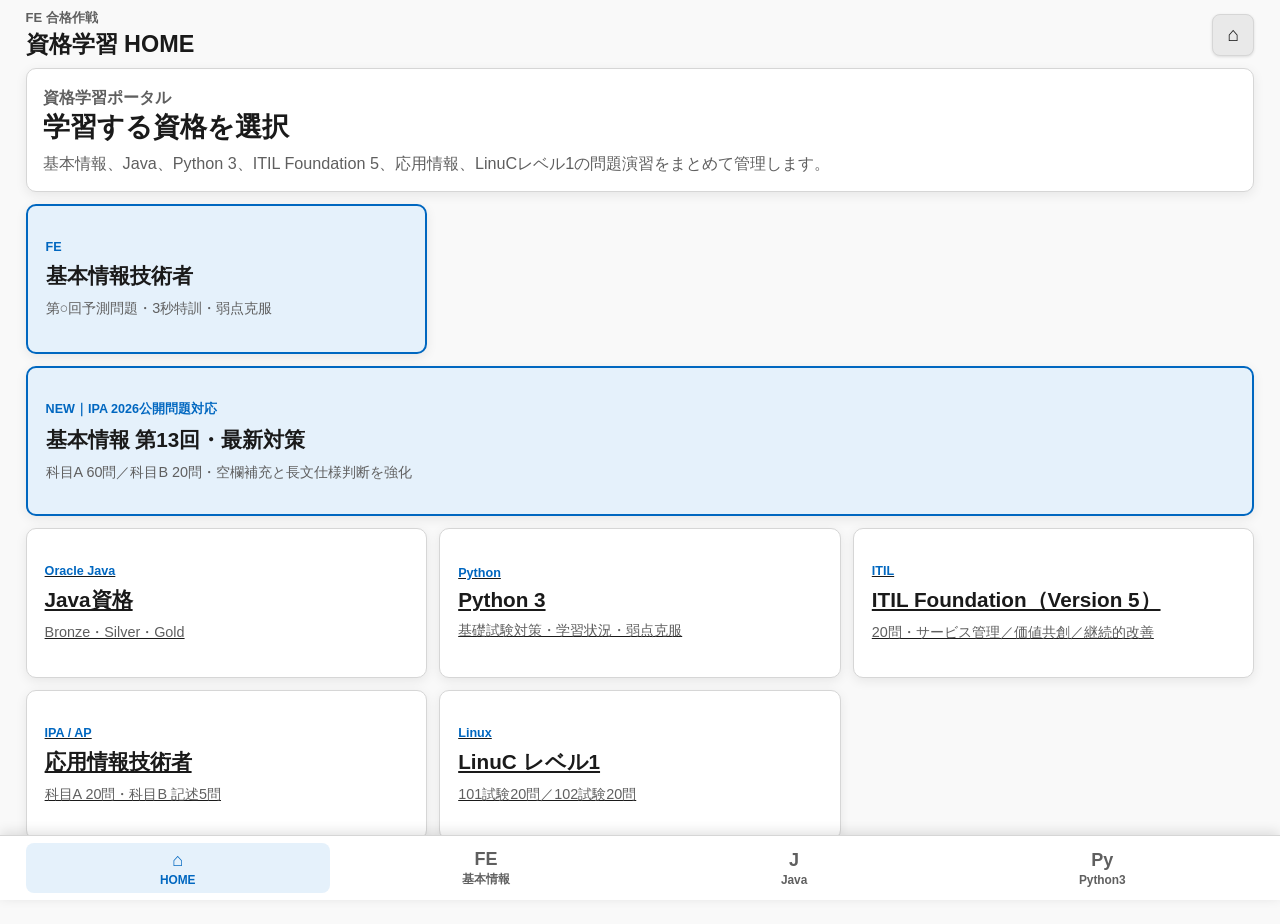
<file: index.html>
<!doctype html>
<html lang="ja">
<head>
  <meta charset="utf-8">
  <meta name="viewport" content="width=device-width,initial-scale=1,viewport-fit=cover">
  <meta name="theme-color" content="#0078d4">
  <meta name="apple-mobile-web-app-capable" content="yes">
  <meta name="apple-mobile-web-app-status-bar-style" content="black-translucent">
  <meta name="apple-mobile-web-app-title" content="FE合格作戦">
  <title>FE合格作戦 - 第12回予測問題</title>
  <link rel="stylesheet" href="./styles.css">
</head>
<body>
  <div class="app-shell">
    <header class="app-header">
      <div><p class="eyebrow">FE 合格作戦</p><h1 id="appTitle">学習メニュー</h1></div>
      <button id="homeBtn" class="icon-btn" type="button" aria-label="ホーム">⌂</button>
    </header>
    <main>
      <section id="homeView" class="home-view">
        <div class="hero-card">
          <p class="mode-kicker">資格学習ポータル</p>
          <h2>学習する資格を選択</h2>
          <p>基本情報、Java、Python 3、ITIL Foundation 5、応用情報、LinuCレベル1の問題演習をまとめて管理します。</p>
        </div>
        <div class="mode-grid category-grid">
          <button id="openFeMenuBtn" class="mode-card accent-card" type="button"><span class="mode-kicker">FE</span><strong>基本情報技術者</strong><span>第○回予測問題・3秒特訓・弱点克服</span></button>
          <a class="mode-card ipa-new-mode-card" href="./ipa_latest.html"><span class="mode-kicker">NEW｜IPA 2026公開問題対応</span><strong>基本情報 第13回・最新対策</strong><span>科目A 60問／科目B 20問・空欄補充と長文仕様判断を強化</span></a>
          <a class="mode-card python-mode-card" href="./java.html"><span class="mode-kicker">Oracle Java</span><strong>Java資格</strong><span>Bronze・Silver・Gold</span></a>
          <a class="mode-card python-mode-card" href="./python.html"><span class="mode-kicker">Python</span><strong>Python 3</strong><span>基礎試験対策・学習状況・弱点克服</span></a>
          <a class="mode-card python-mode-card" href="./cert_quiz.html?cert=itil5"><span class="mode-kicker">ITIL</span><strong>ITIL Foundation（Version 5）</strong><span>20問・サービス管理／価値共創／継続的改善</span></a>
          <a class="mode-card python-mode-card" href="./cert_quiz.html?cert=ap_a"><span class="mode-kicker">IPA / AP</span><strong>応用情報技術者</strong><span>科目A 20問・科目B 記述5問</span></a>
          <a class="mode-card python-mode-card" href="./cert_quiz.html?cert=linuc101"><span class="mode-kicker">Linux</span><strong>LinuC レベル1</strong><span>101試験20問／102試験20問</span></a>
        </div>
      </section>

      <section id="basicMenuView" class="home-view" hidden>
        <div class="hero-card">
          <h2>今日の学習</h2>
          <p>通常の予測問題と、科目A用語を反射的に答える「3秒特訓」を使い分けます。</p>
        </div>

        <div class="exam-settings stats-card">
          <h3>第12回 出題設定</h3>
          <p class="settings-help">出題数と分野を指定できます。設定変更時は演習を新規開始します。</p>
          <div class="exam-settings-row">
            <label for="feACount">科目A 出題数（1～60問）</label>
            <input id="feACount" type="number" inputmode="numeric" min="1" max="60" step="1" value="60">
          </div>
          <div class="exam-settings-row">
            <label for="feBCount">科目B 出題数（1～20問）</label>
            <input id="feBCount" type="number" inputmode="numeric" min="1" max="20" step="1" value="20">
          </div>
          <fieldset class="topic-settings">
            <legend>科目B 出題分野（複数選択可）</legend>
            <div id="feTopicChoices" class="topic-choice-grid"></div>
            <div class="topic-actions">
              <button id="feSelectAllTopicsBtn" class="secondary" type="button">全分野を選択</button>
              <button id="feClearAllTopicsBtn" class="secondary" type="button">選択を解除</button>
            </div>
          </fieldset>
          <p id="feExamPreview" class="exam-preview" aria-live="polite"></p>
        </div>
        <div class="mode-grid">
          <button id="startQuizBtn" class="mode-card" type="button">
            <span class="mode-kicker">本番対策</span>
            <strong>最終模試　第12回</strong>
            <span>科目A・Bの出題数／科目Bの分野を選択可能</span>
          </button>
          <button id="startDrillBtn" class="mode-card accent-card" type="button">
            <span class="mode-kicker">科目A 暗記</span>
            <strong>3秒特訓</strong>
            <span>20問・通常／逆転・即時判定・間隔反復</span>
          </button>
          <button id="startCramBtn" class="mode-card cram-mode-card" type="button">
            <span class="mode-kicker">試験前10分</span>
            <strong>本番直前チェック</strong>
            <span>重点8テーマ・答えを隠して確認・不安だけ再チェック</span>
          </button>
          <button id="startAPracticeBtn" class="mode-card" type="button">
            <span class="mode-kicker">科目A</span>
            <strong>科目A 集中特訓</strong>
            <span>選択した問題数だけを解く・採点可能</span>
          </button>
          <a class="mode-card ipa-new-mode-card" href="./ipa_latest.html"><span class="mode-kicker">NEW｜IPA 2026公開問題対応</span><strong>基本情報 第13回・最新対策</strong><span>科目A 60問／科目B 20問・空欄補充と長文仕様判断を強化</span></a>
          <button id="startBPracticeBtn" class="mode-card b-mode-card" type="button">
            <span class="mode-kicker">次回対策・最優先</span>
            <strong>科目B 実戦特訓</strong>
            <span>出題数・分野を選んで実戦演習</span>
          </button>
          <a class="mode-card reading-mode-card" href="./b_reading.html"><span class="mode-kicker">設問先読み／時間短縮</span><strong>科目B 読解特訓</strong><span>関数の役割判定・トレース表・理解／解答時間の分離計測・弱点別再出題</span></a>
          <button id="reviewLastMistakesBtn" class="mode-card" type="button"><span class="mode-kicker">復習</span><strong>前回の誤答解説</strong><span>直近の採点結果・第11回の間違いを見直す</span></button>
          <button id="openBGuideBtn" class="mode-card guide-mode-card" type="button">
            <span class="mode-kicker">読み方・計算の型</span>
            <strong>科目B 攻略表</strong>
            <span>問題の型から、使う式・表・追跡方法をすぐ選ぶ</span>
          </button>
        </div>
        <div class="stats-card">
          <h3>3秒特訓 学習状況</h3>
          <div class="stats-row"><span>累計回答</span><strong id="drillAttempts">0</strong></div>
          <div class="stats-row"><span>累計正解率</span><strong id="drillAccuracy">-</strong></div>
          <div class="stats-row"><span>今日の復習対象</span><strong id="drillDue">0</strong></div>
        </div>
      </section>

      <section id="quizView" hidden>
        <div class="exam-section-bar">
          <button id="sectionABtn" class="section-btn active" type="button">科目A<br><small>60問・90分</small></button>
          <button id="sectionBBtn" class="section-btn" type="button">科目B<br><small>20問・100分</small></button>
          <div class="exam-timer"><small>残り時間</small><strong id="examTimer">--:--</strong></div>
          <button id="resetExamTimerBtn" class="timer-reset" type="button">↺<small>時間リセット</small></button>
        </div>
        <div class="progress-row"><span id="counter"></span><span id="answeredCount"></span></div>
        <div class="progress"><div id="progressBar"></div></div>
        <article class="question-card">
          <div class="meta"><span id="sectionBadge" class="badge"></span><span id="categoryBadge" class="badge soft"></span><span id="importanceBadge" class="badge warn"></span></div>
          <h2 id="questionText"></h2>
          <div id="figureBlock" class="figure-block" hidden></div>
          <pre id="codeBlock" class="code-block" hidden></pre>
          <div id="options" class="options"></div>
          <label class="review-row"><input id="reviewFlag" type="checkbox"><span>あとで見直す</span></label>
        </article>
        <nav class="nav-row"><button id="prevBtn" class="secondary" type="button">← 前へ</button><button id="nextBtn" class="primary" type="button">次へ →</button></nav>
        <button id="submitBtn" class="submit" type="button">回答を提出</button>
      </section>

      <section id="drillView" hidden>
        <div class="progress-row"><span id="drillCounter"></span><span id="drillScore"></span></div>
        <div class="progress drill-progress"><div id="drillProgressBar"></div></div>
        <article class="question-card drill-card">
          <div class="meta"><span class="badge">科目A</span><span id="drillCategory" class="badge soft"></span><span id="drillTimer" class="timer-badge">3</span></div>
          <p id="drillDirection" class="drill-label">説明から用語を3秒で連想</p>
          <h2 id="drillPrompt" class="drill-prompt"></h2>
          <div id="drillOptions" class="options"></div>
          <div id="drillFeedback" class="feedback" hidden>
            <strong id="feedbackTitle"></strong>
            <p id="feedbackExplain"></p>
            <p id="feedbackContrast" class="contrast"></p>
            <div class="exam-example">
              <span class="exam-example-label">本番想定の問題文</span>
              <p id="feedbackExamQuestion"></p>
            </div>
          </div>
        </article>
        <button id="drillNextBtn" class="primary full" type="button" hidden>次の問題へ →</button>
        <button id="endDrillBtn" class="secondary full" type="button">特訓を終了</button>
      </section>

      <section id="drillResultView" class="result-view" hidden>
        <h2>3秒特訓 結果</h2>
        <div id="drillResultSummary" class="result-summary"></div>
        <button id="retryWrongBtn" class="primary full" type="button">間違えた問題を再特訓</button>
        <button id="drillHomeBtn" class="secondary full" type="button">学習メニューへ</button>
      </section>

      <section id="cramView" hidden>
        <div class="progress-row"><span id="cramCounter"></span><span id="cramStatus"></span></div>
        <div class="progress cram-progress"><div id="cramProgressBar"></div></div>
        <article class="question-card cram-card">
          <div class="meta"><span class="badge">本番直前</span><span id="cramCategory" class="badge soft"></span></div>
          <p class="cram-instruction">用語の違いと見分け方を、頭の中で説明してください。</p>
          <h2 id="cramTitle" class="cram-title"></h2>
          <button id="revealCramBtn" class="primary full" type="button">答えを見る</button>
          <div id="cramAnswer" class="cram-answer" hidden></div>
          <div id="cramJudge" class="cram-judge" hidden>
            <button id="cramUnsureBtn" class="secondary" type="button">△ 不安</button>
            <button id="cramKnownBtn" class="primary" type="button">○ 覚えた</button>
          </div>
        </article>
        <button id="endCramBtn" class="secondary full" type="button">直前チェックを終了</button>
      </section>

      <section id="cramResultView" class="result-view cram-result" hidden>
        <h2>本番直前チェック完了</h2>
        <div id="cramResultSummary" class="result-summary"></div>
        <div class="exam-tips"><strong>本番で迷ったとき</strong><p>① 問題文の目的語を確認　② 計算式を書き出す　③ 明らかに違う選択肢から消す</p></div>
        <button id="retryCramBtn" class="primary full" type="button">不安な項目だけ再確認</button>
        <button id="cramHomeBtn" class="secondary full" type="button">学習メニューへ</button>
      </section>

      <section id="resultView" class="result-view" hidden>
        <h2>最終模試 第12回 提出用回答</h2>
        <p>アプリ内で採点・誤答解説を確認できます。回答をコピーすればChatGPTによる追加分析も受けられます。</p>
        <button id="gradeExamBtn" class="primary full" type="button">この回答を採点する</button>
        <div id="gradeExamOutput" class="grading-output" hidden></div>
        <textarea id="resultText" readonly></textarea>
        <button id="copyBtn" class="primary full" type="button">回答をコピー</button>
        <button id="backBtn" class="secondary full" type="button">問題に戻る</button>
      </section>

      <section id="lastMistakesView" class="result-view" hidden>
        <h2 id="lastMistakesTitle">前回の誤答解説</h2>
        <div id="lastMistakesSummary" class="result-summary"></div>
        <div id="lastMistakesList" class="grading-output"></div>
        <button id="lastMistakesHomeBtn" class="secondary full" type="button">問題選択へ戻る</button>
      </section>
      <section id="overviewView" class="overview-view" hidden>
        <div class="overview-head"><h2>最終模試 第12回 問題一覧</h2><button id="closeOverviewBtn" class="icon-btn" type="button">✕</button></div>
        <div id="overviewGrid" class="overview-grid"></div>
      </section>
      <section id="statsView" class="stats-view" hidden>
        <div class="stats-card">
          <h2>学習状況</h2>
          <div class="stats-row"><span>累計回答</span><strong id="statsAttempts">0</strong></div>
          <div class="stats-row"><span>累計正解率</span><strong id="statsAccuracy">-</strong></div>
          <div class="stats-row"><span>今日の復習対象</span><strong id="statsDue">0</strong></div>
          <div class="stats-row"><span>出題方式</span><strong>通常 ⇄ 逆転</strong></div>
        </div>
      </section>
      <section id="weaknessView" class="stats-view" hidden>
        <div class="comparison-section">
          <div class="comparison-heading">
            <div>
              <p class="mode-kicker">科目A 弱点対策</p>
              <h2>間違いやすい用語比較</h2>
            </div>
            <span id="comparisonCount" class="comparison-count"></span>
          </div>
          <p class="comparison-lead">似た用語の違いを、意味・見分け方・覚え方で整理します。「重点」はこれまでの誤答を反映しています。</p>
          <div id="comparisonFilters" class="comparison-filters" aria-label="分野で絞り込み"></div>
          <div id="comparisonList" class="comparison-list"></div>
        </div>
      </section>
      <section id="bGuideView" class="b-guide-view" hidden>
        <div class="guide-hero">
          <p class="mode-kicker">科目B 時間不足対策</p>
          <h2>式を探す前に「型」を決める</h2>
          <p>科目Bは万能な一つの方程式では解けません。問題を次の型に分け、対応する小さな表や式だけを使います。</p>
        </div>
        <div class="guide-list">
          <article class="guide-card"><h3>複数関数・戻り値</h3><p class="guide-formula">入力 → 関数Aの戻り値 → 関数Bの戻り値</p><p>呼出し元から始めず、最初に実行される内側の関数から計算します。引数と戻り値を1行ずつ書き、変数名を混ぜないことが重要です。</p></article>
          <article class="guide-card"><h3>繰返し・配列</h3><p class="guide-formula">回数表：i｜更新前｜代入式｜更新後</p><p>全コードを頭で追わず、値が変わる変数だけを表にします。配列は変更された要素だけを書き換えます。</p></article>
          <article class="guide-card"><h3>再帰</h3><p class="guide-formula">f(n) = 基底条件 ／ 漸化式</p><p>まず終了条件の値を確定し、小さいnから順に表を埋めます。同じ計算を枝分かれ図で何度も追わないようにします。</p></article>
          <article class="guide-card"><h3>探索・整列</h3><p class="guide-formula">二分探索：mid = (low＋high) div 2</p><p>比較後は探索範囲が必ず狭くなるかを確認します。昇順か降順か、添字が0始まりか1始まりかを最初に囲みます。</p></article>
          <article class="guide-card"><h3>リスト・木</h3><p class="guide-formula">現在位置 p → next[p] → 次の位置</p><p>データ値とポインタを別の列にします。木の走査は「自分をいつ出力するか」で、行きがけ・途中・帰りがけを判定します。</p></article>
          <article class="guide-card"><h3>ビット演算</h3><p class="guide-formula">AND＝残す／OR＝立てる／XOR＝反転</p><p>10進数へ直さず、対象ビットだけ縦に並べます。左シフトは原則×2、右シフトは原則÷2として候補を絞れます。</p></article>
          <article class="guide-card"><h3>セキュリティ長文</h3><p class="guide-formula">資産｜脅威｜弱点｜対策｜担当者</p><p>先に設問の「誰が」「最初に」「直接」を読みます。本文では規則違反と担当範囲だけに線を引き、背景説明を全部暗記しません。</p></article>
          <article class="guide-card"><h3>時間配分</h3><p class="guide-formula">100分 ÷ 20問 = 平均5分</p><p>3分で解法が決まらなければ見直しへ。短い問題で時間を確保し、長文・複数関数へ戻ります。最後の10分は未回答をなくします。</p></article>
        </div>
        <button id="guidePracticeBtn" class="primary full" type="button">攻略法を使って科目Bを解く</button>
      </section>
    </main>
    <nav id="globalTabs" class="bottom-tabs four-tabs" aria-label="資格選択">
      <button id="tabAppHome" class="tab-btn active" type="button"><span>⌂</span><small>HOME</small></button>
      <button id="tabBasic" class="tab-btn" type="button"><span>FE</span><small>基本情報</small></button>
      <a class="tab-btn" href="./java.html"><span>J</span><small>Java</small></a>
      <a class="tab-btn" href="./python.html"><span>Py</span><small>Python3</small></a>
    </nav>
    <nav id="basicTabs" class="bottom-tabs four-tabs" aria-label="基本情報メニュー" hidden>
      <button id="tabBasicHome" class="tab-btn" type="button"><span>⌂</span><small>HOME</small></button>
      <button id="tabBasicMenu" class="tab-btn active" type="button"><span>✓</span><small>問題選択</small></button>
      <button id="tabBasicStats" class="tab-btn" type="button"><span>▥</span><small>学習状況</small></button>
      <button id="tabBasicWeakness" class="tab-btn" type="button"><span>!</span><small>弱点克服</small></button>
    </nav>
  </div>
  <script src="./terms.js"></script>
  <script src="./questions.js"></script>
  <script src="./round12_a.js"></script>
  <script src="./round12_b.js"></script>
  <script src="./round12_init.js"></script>
  <script src="./app.js"></script>
</body>
</html>
</file>
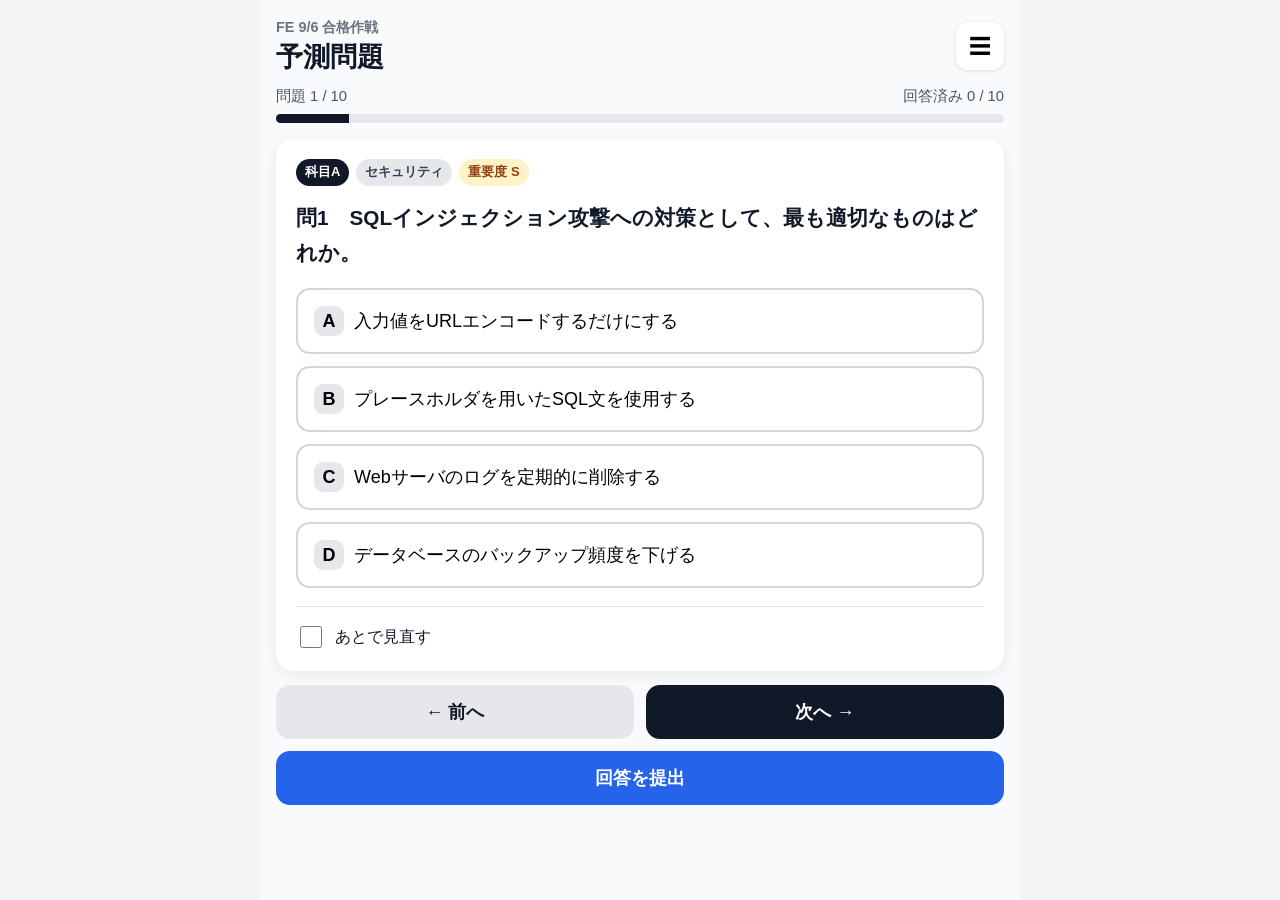
<file: fe-quiz-mobile/index.html>
<!doctype html><html lang="ja"><head><meta charset="utf-8"><meta name="viewport" content="width=device-width,initial-scale=1,viewport-fit=cover"><meta name="theme-color" content="#111827"><meta name="apple-mobile-web-app-capable" content="yes"><meta name="apple-mobile-web-app-status-bar-style" content="black-translucent"><meta name="apple-mobile-web-app-title" content="FE合格作戦"><title>FE 9/6 合格作戦</title><link rel="manifest" href="./manifest.webmanifest"><link rel="stylesheet" href="./styles.css"></head><body>
<div class="app-shell"><header class="app-header"><div><p class="eyebrow">FE 9/6 合格作戦</p><h1>予測問題</h1></div><button id="overviewBtn" class="icon-btn" type="button" aria-label="問題一覧">☰</button></header>
<main><section id="quizView"><div class="progress-row"><span id="counter"></span><span id="answeredCount"></span></div><div class="progress"><div id="progressBar"></div></div>
<article class="question-card"><div class="meta"><span id="sectionBadge" class="badge"></span><span id="categoryBadge" class="badge soft"></span><span id="importanceBadge" class="badge warn"></span></div><h2 id="questionText"></h2><pre id="codeBlock" class="code-block" hidden></pre><div id="options" class="options"></div><label class="review-row"><input id="reviewFlag" type="checkbox"><span>あとで見直す</span></label></article>
<nav class="nav-row"><button id="prevBtn" class="secondary" type="button">← 前へ</button><button id="nextBtn" class="primary" type="button">次へ →</button></nav><button id="submitBtn" class="submit" type="button">回答を提出</button></section>
<section id="resultView" class="result-view" hidden><h2>提出用回答</h2><p>下のテキストをコピーしてChatGPTへ貼り付けてください。正解はこのアプリには入っていません。</p><textarea id="resultText" readonly></textarea><button id="copyBtn" class="primary full" type="button">回答をコピー</button><button id="backBtn" class="secondary full" type="button">問題に戻る</button></section>
<section id="overviewView" class="overview-view" hidden><div class="overview-head"><h2>問題一覧</h2><button id="closeOverviewBtn" class="icon-btn" type="button">✕</button></div><div id="overviewGrid" class="overview-grid"></div></section></main></div>
<script src="./questions.js"></script><script src="./app.js"></script></body></html>
</file>
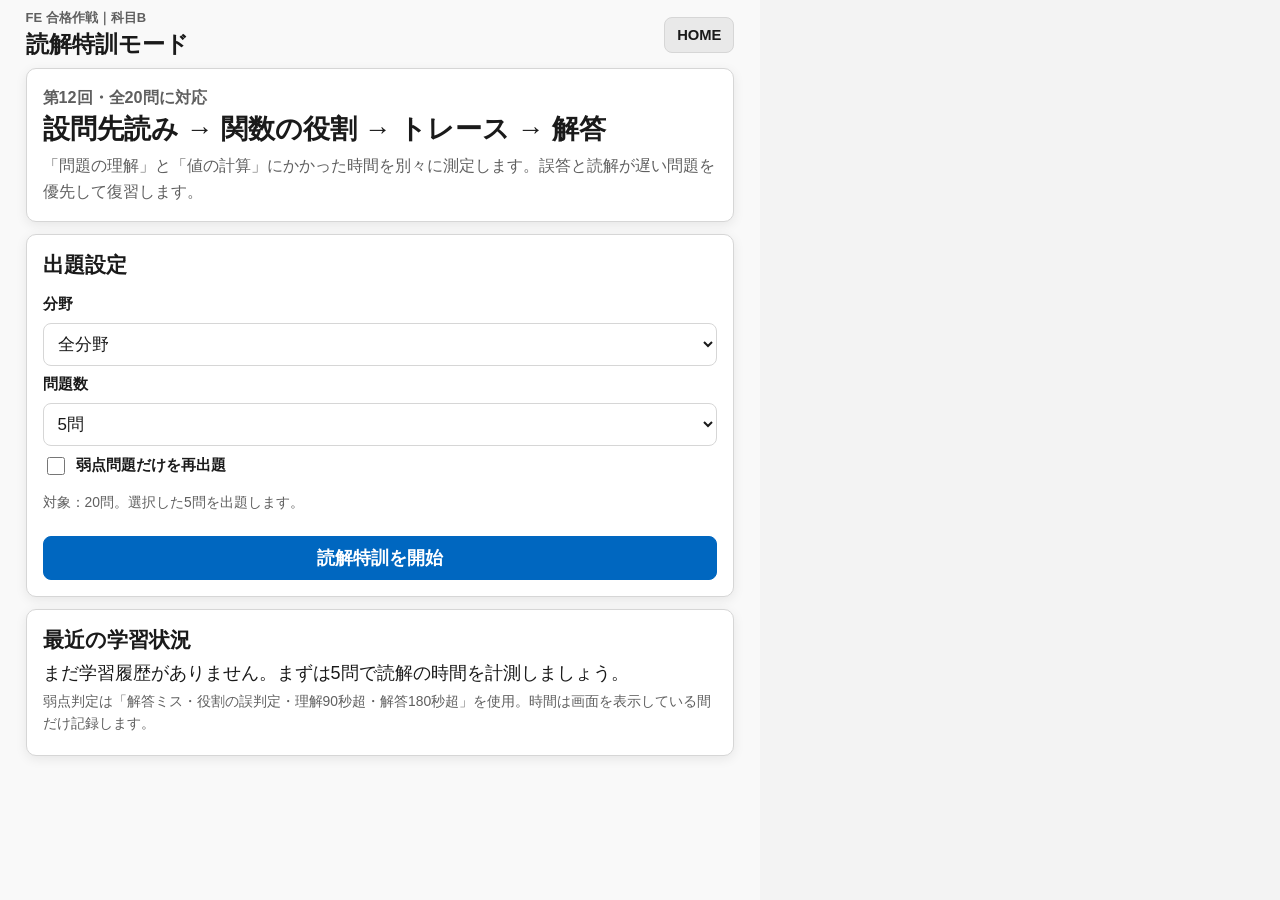
<file: b_reading.html>
<!doctype html>
<html lang="ja">
<head>
 <meta charset="utf-8">
 <meta name="viewport" content="width=device-width,initial-scale=1,viewport-fit=cover">
 <meta name="theme-color" content="#0078d4">
 <meta name="apple-mobile-web-app-capable" content="yes">
 <title>科目B 読解特訓 | FE合格作戦</title>
 <link rel="stylesheet" href="./styles.css">
 <link rel="stylesheet" href="./b_reading.css">
</head>
<body>
<div class="app-shell reading-shell">
 <header class="app-header">
  <div><p class="eyebrow">FE 合格作戦｜科目B</p><h1>読解特訓モード</h1></div>
  <a href="./index.html" class="reading-home-link">HOME</a>
 </header>
 <main>
  <section id="readingMenu" class="reading-screen">
   <div class="hero-card">
    <p class="mode-kicker">第12回・全20問に対応</p>
    <h2>設問先読み → 関数の役割 → トレース → 解答</h2>
    <p>「問題の理解」と「値の計算」にかかった時間を別々に測定します。誤答と読解が遅い問題を優先して復習します。</p>
   </div>
   <div class="stats-card reading-settings">
    <h3>出題設定</h3>
    <label for="readingCategory">分野</label>
    <select id="readingCategory"></select>
    <label for="readingCount">問題数</label>
    <select id="readingCount"></select>
    <label class="reading-check"><input id="readingWeakOnly" type="checkbox">弱点問題だけを再出題</label>
    <p id="readingMenuHint" class="reading-muted" aria-live="polite"></p>
    <button id="readingStartBtn" class="primary full" type="button">読解特訓を開始</button>
    <button id="readingResumeBtn" class="secondary full" type="button" hidden>前回の続きから再開</button>
    <button id="readingResetBtn" class="secondary full" type="button" hidden>保存中の演習を破棄する</button>
   </div>
   <div class="stats-card">
    <h3>最近の学習状況</h3>
    <div id="readingDashboard" aria-live="polite"></div>
    <p class="reading-muted">弱点判定は「解答ミス・役割の誤判定・理解90秒超・解答180秒超」を使用。時間は画面を表示している間だけ記録します。</p>
   </div>
  </section>
  <section id="readingDrill" class="reading-screen" hidden>
   <div class="reading-bar">
    <span id="readingProgress">第1問</span><span id="readingStep">設問先読み</span>
   </div>
   <div class="progress"><div id="readingProgressBar"></div></div>
   <div class="reading-clock" aria-live="off">
    <span>理解 <strong id="readingUnderstandTime">00:00</strong></span>
    <span>解答 <strong id="readingSolveTime">00:00</strong></span>
   </div>
   <article class="question-card reading-card">
    <div class="meta"><span class="badge">科目B</span><span id="readingTopic" class="badge soft"></span><span id="readingStageTag" class="badge warn"></span></div>
    <h2 id="readingQuestion"></h2>
    <p id="readingInstruction" class="reading-instruction"></p>
    <div id="readingCodeBox" hidden><pre id="readingCode" class="reading-code"></pre></div>
    <fieldset id="readingRoleBox" class="reading-field" hidden>
     <legend id="readingRoleTitle">この処理の役割は？</legend>
     <div id="readingRoleOptions" class="options"></div>
    </fieldset>
    <div id="readingTraceBox" hidden>
     <h3 id="readingTraceTitle">トレース表</h3>
     <p class="reading-muted">必要な値を自分で書き出す練習です。入力内容は正誤に影響しません。列は横スクロールせず、画面の縦方向に表示します。</p>
     <div id="readingTraceEditor" class="reading-trace-editor"></div>
     <button id="readingAddRowBtn" class="secondary reading-add" type="button">＋ 行を追加</button>
    </div>
    <fieldset id="readingAnswerBox" class="reading-field" hidden>
     <legend>最終的な解答を選ぶ</legend>
     <div id="readingAnswerOptions" class="options"></div>
    </fieldset>
   </article>
   <button id="readingNextBtn" class="primary full" type="button">プログラムを表示する</button>
   <button id="readingSkipBtn" class="secondary full" type="button">この問題を保留して次へ</button>
   <button id="readingBackBtn" class="secondary full" type="button">学習メニューへ（記録を保存）</button>
  </section>
  <section id="readingFeedback" class="reading-screen" hidden>
   <div class="stats-card">
    <h2 id="readingFeedbackTitle">解答・理解時間</h2>
    <div id="readingFeedbackSummary"></div>
   </div>
   <article class="question-card">
    <h3>処理の役割</h3>
    <p id="readingRoleFeedback"></p>
    <h3>参考トレース表</h3>
    <div id="readingTraceReference" class="reading-trace-reference"></div>
    <h3>解説・見分け方</h3>
    <p id="readingExplain"></p>
    <p id="readingHint"></p>
   </article>
   <button id="readingContinueBtn" class="primary full" type="button">次の問題へ</button>
   <button id="readingFeedbackHomeBtn" class="secondary full" type="button">学習メニューへ（記録を保存）</button>
  </section>
  <section id="readingResult" class="reading-screen" hidden>
   <div class="hero-card">
    <p class="mode-kicker">科目B 読解特訓・演習結果</p>
    <h2>理解と解答の時間を分けて分析</h2>
    <p>時間の長い分野と役割を誤認した問題を重点的に復習しましょう。</p>
   </div>
   <div id="readingResultSummary" class="stats-card"></div>
   <div id="readingWeaknessList" class="stats-card"></div>
   <button id="readingRetryBtn" class="primary full" type="button">今回の弱点だけ再出題</button>
   <button id="readingResultHomeBtn" class="secondary full" type="button">問題選択に戻る</button>
  </section>
 </main>
</div>
<script src="./round12_b.js"></script>
<script src="./b_reading_data.js"></script>
<script src="./b_reading.js"></script>
</body>
</html>
</file>
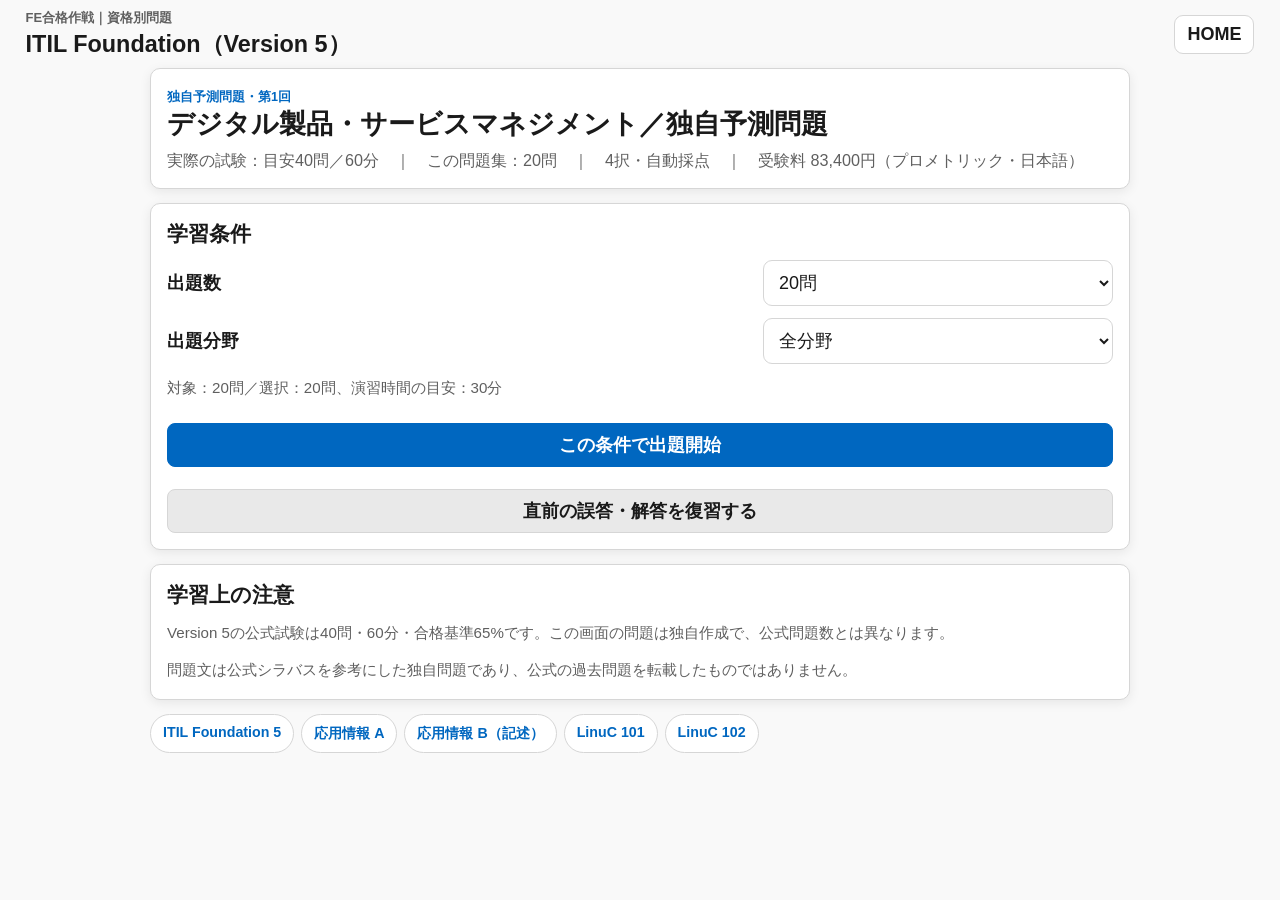
<file: cert_quiz.html>
<!doctype html>
<html lang="ja">
<head>
  <meta charset="utf-8">
  <meta name="viewport" content="width=device-width,initial-scale=1,viewport-fit=cover">
  <meta name="theme-color" content="#0078d4">
  <meta name="apple-mobile-web-app-capable" content="yes">
  <title>資格別予測問題 | FE合格作戦</title>
  <link rel="stylesheet" href="./styles.css">
  <link rel="stylesheet" href="./cert_quiz.css">
</head>
<body>
<div class="app-shell cert-shell">
<header class="app-header"><div><p class="eyebrow">FE合格作戦｜資格別問題</p><h1 id="certTitle">問題を準備しています</h1></div><a class="cert-home" href="./index.html">HOME</a></header>
<main>
<section id="certSetupView" class="cert-view">
  <div class="hero-card">
    <span class="mode-kicker" id="certTag">第1回オリジナル問題</span>
    <h2 id="certSubtitle"></h2>
    <p id="certOfficial"></p>
  </div>
  <div class="stats-card cert-form">
    <h3>学習条件</h3>
    <div class="cert-field"><label for="certCount">出題数</label><select id="certCount"></select></div>
    <div class="cert-field"><label for="certCategory">出題分野</label><select id="certCategory"></select></div>
    <p id="certPreview" class="cert-info" aria-live="polite"></p>
    <button id="certStartBtn" class="primary full" type="button">この条件で出題開始</button>
    <button id="certNewBtn" class="secondary full" type="button" hidden>保存中の回答を破棄して新しい問題を開始</button>
    <button id="certReviewBtn" class="secondary full" type="button">直前の誤答・解答を復習する</button>
  </div>
  <div class="stats-card cert-form">
    <h3>学習上の注意</h3>
    <p id="certNotice" class="cert-info"></p>
    <p class="cert-info">問題文は公式シラバスを参考にした独自問題であり、公式の過去問題を転載したものではありません。</p>
  </div>
  <div class="cert-links">
    <a href="./cert_quiz.html?cert=itil5">ITIL Foundation 5</a>
    <a href="./cert_quiz.html?cert=ap_a">応用情報 A</a>
    <a href="./cert_quiz.html?cert=ap_b">応用情報 B（記述）</a>
    <a href="./cert_quiz.html?cert=linuc101">LinuC 101</a>
    <a href="./cert_quiz.html?cert=linuc102">LinuC 102</a>
  </div>
</section>
<section id="certExamView" class="cert-view" hidden>
  <div class="cert-toolbar"><span id="certProgress"></span><span id="certTimer" role="timer"></span></div>
  <div class="cert-progress"><div id="certProgressBar"></div></div>
  <article class="question-card cert-question">
    <div class="meta"><span class="badge" id="certBadge">科目</span><span class="badge soft" id="certTopic">分野</span></div>
    <h2 id="certQuestionText"></h2>
    <div id="certAnswers" class="options" role="group" aria-label="選択肢"></div>
    <div id="certWritten" hidden>
      <label for="certWrittenAnswer">記述解答</label>
      <textarea id="certWrittenAnswer" rows="6" placeholder="根拠・計算式を含めて記入してください"></textarea>
      <p class="cert-info">記述式は模範解答と自己照合する方式です。自動採点しません。</p>
    </div>
  </article>
  <div class="cert-navigation">
    <button id="certPrevBtn" class="secondary" type="button">前の問題</button>
    <button id="certNextBtn" class="primary" type="button">次の問題</button>
  </div>
  <button id="certSubmitBtn" class="submit" type="button">回答を提出して結果を確認</button>
  <button id="certAbortBtn" class="secondary full" type="button">学習条件に戻る（入力は保存）</button>
</section>
<section id="certResultView" class="cert-view" hidden>
  <div class="stats-card">
    <h2 id="certResultTitle">学習結果</h2>
    <div id="certResultSummary"></div>
  </div>
  <div id="certWrongList" class="cert-wrong-list"></div>
  <button id="certRetryWrongBtn" class="primary full" type="button" hidden>間違えた問題だけ再出題</button>
  <button id="certResultHomeBtn" class="secondary full" type="button">学習条件へ戻る</button>
</section>
</main>
</div>
<script src="./cert_questions.js"></script>
<script src="./cert_quiz.js"></script>
</body>
</html>
</file>
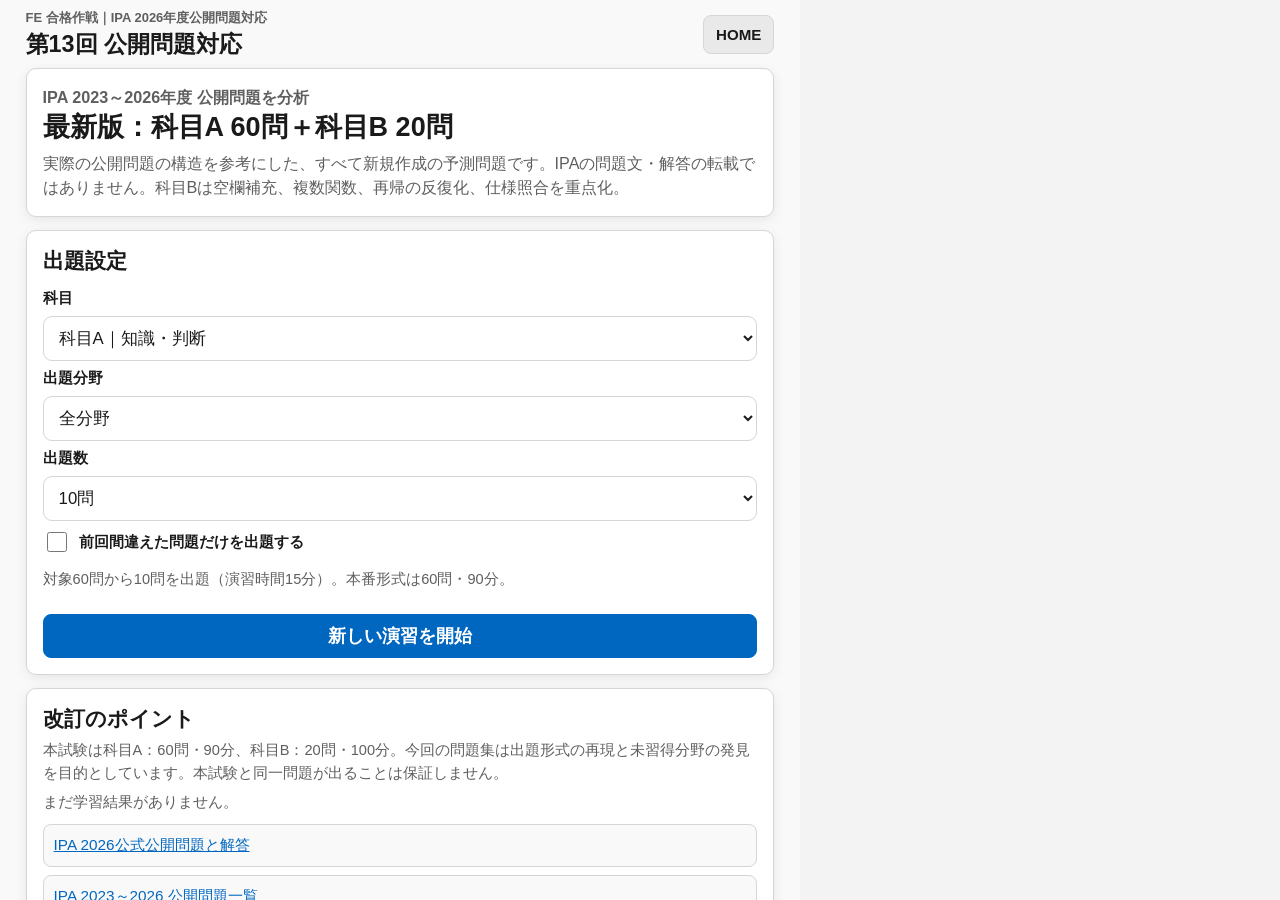
<file: ipa_latest.html>
<!doctype html>
<html lang="ja">
<head>
 <meta charset="utf-8">
 <meta name="viewport" content="width=device-width,initial-scale=1,viewport-fit=cover">
 <meta name="theme-color" content="#0078d4">
 <meta name="apple-mobile-web-app-capable" content="yes">
 <title>IPA最新公開問題対策 | FE合格作戦</title>
 <link rel="stylesheet" href="./styles.css">
 <link rel="stylesheet" href="./ipa_latest.css">
</head>
<body>
<div class="app-shell ipa-shell">
 <header class="app-header">
  <div><p class="eyebrow">FE 合格作戦｜IPA 2026年度公開問題対応</p><h1 id="ipaTitle">第13回 公開問題対応</h1></div>
  <a class="ipa-home-link" href="./index.html">HOME</a>
 </header>
 <main>
 <section id="ipaMenu" class="ipa-screen">
  <div class="hero-card">
   <p class="mode-kicker">IPA 2023～2026年度 公開問題を分析</p>
   <h2>最新版：科目A 60問＋科目B 20問</h2>
   <p>実際の公開問題の構造を参考にした、すべて新規作成の予測問題です。IPAの問題文・解答の転載ではありません。科目Bは空欄補充、複数関数、再帰の反復化、仕様照合を重点化。</p>
  </div>
  <div class="stats-card ipa-form">
   <h3>出題設定</h3>
   <label for="ipaSection">科目</label><select id="ipaSection"><option value="A">科目A｜知識・判断</option><option value="B">科目B｜プログラム・長文</option></select>
   <label for="ipaCategory">出題分野</label><select id="ipaCategory"></select>
   <label for="ipaCount">出題数</label><select id="ipaCount"></select>
   <label class="ipa-check"><input id="ipaWeakOnly" type="checkbox">前回間違えた問題だけを出題する</label>
   <p id="ipaPreview" class="ipa-muted" aria-live="polite"></p>
   <button id="ipaStartBtn" class="primary full" type="button">新しい演習を開始</button>
   <button id="ipaResumeBtn" class="secondary full" type="button" hidden>途中から再開する</button>
   <button id="ipaLastBtn" class="secondary full" type="button" hidden>前回の採点・解説を確認</button>
  </div>
  <div class="stats-card">
   <h3>改訂のポイント</h3>
   <p class="ipa-muted">本試験は科目A：60問・90分、科目B：20問・100分。今回の問題集は出題形式の再現と未習得分野の発見を目的としています。本試験と同一問題が出ることは保証しません。</p>
   <div id="ipaDashboard" class="ipa-muted"></div>
   <div class="ipa-source-links">
    <a href="https://www.ipa.go.jp/shiken/mondai-kaiotu/sg_fe/koukai/2026r08.html" target="_blank" rel="noopener noreferrer">IPA 2026公式公開問題と解答</a>
    <a href="https://www.ipa.go.jp/shiken/mondai-kaiotu/sg_fe/koukai/index.html" target="_blank" rel="noopener noreferrer">IPA 2023～2026 公開問題一覧</a>
    <a href="https://www.ipa.go.jp/shiken/syllabus/gaiyou.html" target="_blank" rel="noopener noreferrer">IPA 現行シラバス</a>
   </div>
   <p class="ipa-muted">注：2027年度開始予定の「新試験制度シラバス案」は、2026年度の現行試験とは区別しています。</p>
  </div>
 </section>
 <section id="ipaQuiz" class="ipa-screen" hidden>
  <div class="ipa-status"><strong id="ipaProgress"></strong><strong id="ipaClock" role="timer">--:--</strong></div>
  <div class="progress"><div id="ipaProgressBar"></div></div>
  <article class="question-card ipa-question-card">
   <div class="meta"><span id="ipaBadge" class="badge"></span><span id="ipaTopic" class="badge soft"></span><span id="ipaPattern" class="badge warn"></span></div>
   <h2 id="ipaPrompt"></h2>
   <pre id="ipaCode" class="ipa-code" hidden></pre>
   <div id="ipaOptions" class="options" aria-label="選択肢"></div>
   <p id="ipaAnswerState" class="ipa-muted" aria-live="polite"></p>
  </article>
  <div class="ipa-nav">
   <button id="ipaPrevBtn" class="secondary" type="button">前の問題</button>
   <button id="ipaNextBtn" class="primary" type="button">次の問題</button>
  </div>
  <button id="ipaFinishBtn" class="submit" type="button">採点・解説へ進む</button>
  <button id="ipaLeaveBtn" class="secondary full" type="button">中断して学習メニューへ</button>
 </section>
 <section id="ipaResult" class="ipa-screen" hidden>
  <div class="hero-card"><h2>採点と弱点分析</h2><p>同じ分野を復習し、選択肢の根拠を説明できるようにしましょう。</p></div>
  <div id="ipaResultSummary" class="stats-card"></div>
  <div class="stats-card"><h3>分野別の誤答</h3><div id="ipaWeakness"></div></div>
  <div class="stats-card"><h3>全問の正解・根拠・解説</h3><div id="ipaExplanations" class="ipa-explanations"></div></div>
  <button id="ipaRetryBtn" class="primary full" type="button">誤答だけ再演習</button>
  <button id="ipaResultMenuBtn" class="secondary full" type="button">問題選択へ戻る</button>
 </section>
 </main>
</div>
<script src="./ipa26_a.js"></script>
<script src="./ipa26_b.js"></script>
<script src="./ipa_latest.js"></script>
</body>
</html>
</file>
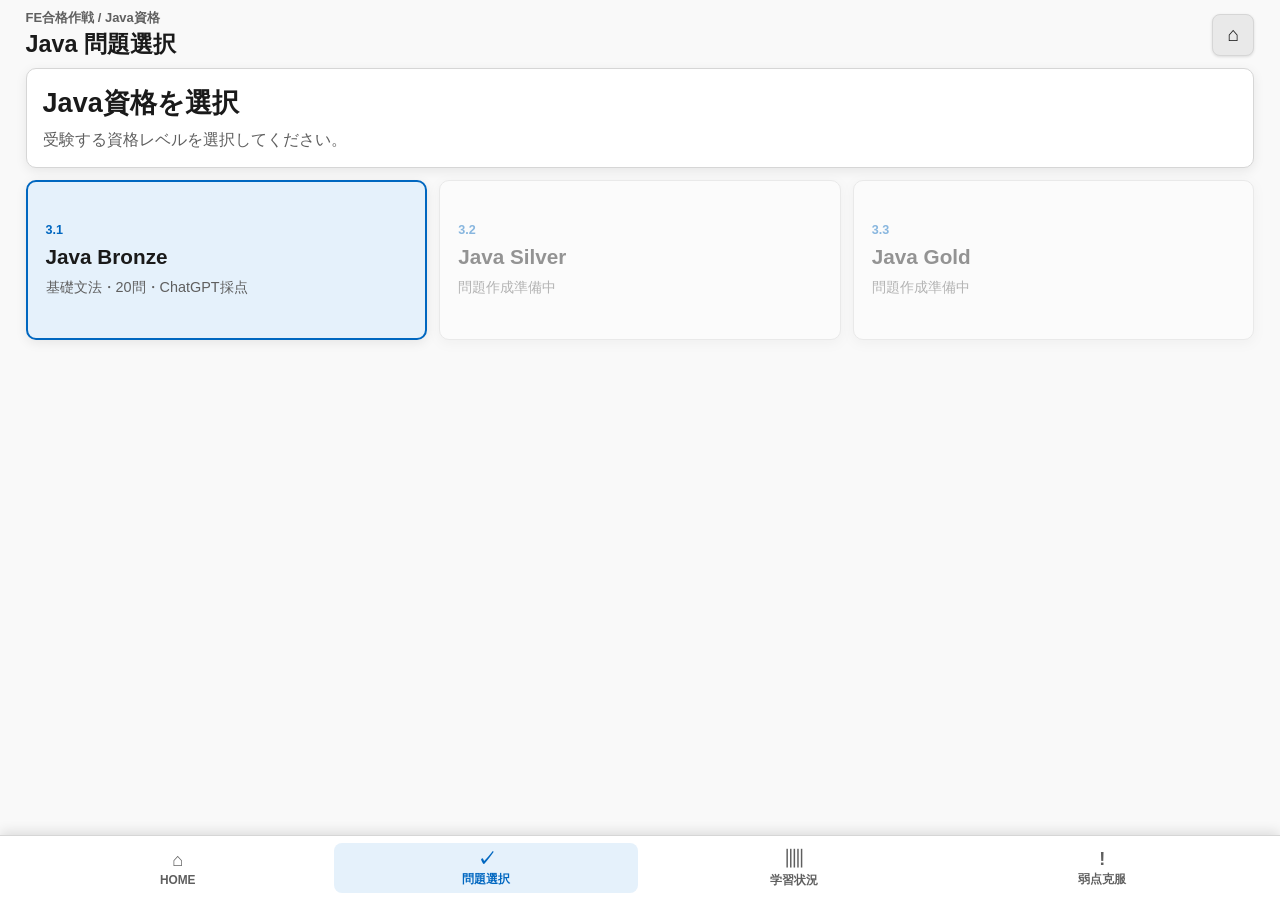
<file: java.html>
<!doctype html>
<html lang="ja">
<head><meta charset="utf-8"><meta name="viewport" content="width=device-width,initial-scale=1,viewport-fit=cover"><meta name="theme-color" content="#0078d4"><title>Java資格対策 | FE合格作戦</title><link rel="stylesheet" href="./styles.css"><link rel="stylesheet" href="./python.css"></head>
<body><div class="app-shell">
<header class="app-header"><div><p class="eyebrow">FE合格作戦 / Java資格</p><h1 id="qualTitle">Java 問題選択</h1></div><a class="icon-btn python-home" href="./index.html" aria-label="HOMEへ戻る">⌂</a></header>
<main>
  <section id="qualMenu" class="home-view"><div class="hero-card"><h2>Java資格を選択</h2><p>受験する資格レベルを選択してください。</p></div><div class="mode-grid qualification-grid"><button id="startBronze" class="mode-card accent-card" type="button"><span class="mode-kicker">3.1</span><strong>Java Bronze</strong><span>基礎文法・20問・ChatGPT採点</span></button><button class="mode-card coming-soon" type="button" disabled><span class="mode-kicker">3.2</span><strong>Java Silver</strong><span>問題作成準備中</span></button><button class="mode-card coming-soon" type="button" disabled><span class="mode-kicker">3.3</span><strong>Java Gold</strong><span>問題作成準備中</span></button></div></section>
  <section id="qualQuiz" hidden><div class="hero-card"><h2>Java Bronze 4択演習</h2><p>全問回答後、「回答を提出」からChatGPTへ送って採点します。</p></div><div class="progress-row"><span id="pyCounter"></span><span id="pyAnswered"></span></div><div class="progress"><div id="pyProgress"></div></div><article class="question-card"><div class="meta"><span class="badge">Java Bronze</span><span id="pyCategory" class="badge soft"></span></div><h2 id="pyQuestion"></h2><pre id="pyCode" class="code-block" hidden></pre><div id="pyOptions" class="options" role="radiogroup" aria-label="選択肢"></div><div id="pyFeedback" class="python-feedback" role="status" hidden></div></article><nav class="nav-row"><button id="pyPrev" class="secondary" type="button">← 前へ</button><button id="pyNext" class="primary" type="button">次へ →</button></nav><button id="pyFinish" class="submit" type="button">回答を提出</button><button id="pyReset" class="secondary full" type="button">最初から解き直す</button></section>
  <section id="qualStats" class="stats-view" hidden><div class="stats-card"><h2>Java 学習状況</h2><div class="stats-row"><span>選択中</span><strong>Bronze</strong></div><div class="stats-row"><span>回答済み</span><strong id="qualAnswered">0 / 20</strong></div><div class="stats-row"><span>進捗率</span><strong id="qualProgress">0%</strong></div></div></section>
  <section id="qualWeakness" class="stats-view" hidden><div class="hero-card"><p class="mode-kicker">Java 弱点克服</p><h2>ChatGPTの採点結果を活用</h2><p>回答提出後に表示される文章をChatGPTへ送り、間違えた分野の解説と重点問題を作成します。</p></div><button id="weaknessPractice" class="primary full" type="button">Bronze問題へ戻る</button></section>
  <section id="pyResult" class="result-view qualification-result" hidden><h2>Java SE Bronze 提出用回答</h2><p>下の回答をコピーしてChatGPTへ貼り付けてください。採点・解説・弱点分析を行います。</p><textarea id="pyResultText" readonly></textarea><button id="pyCopy" class="primary full" type="button">回答をコピー</button><button id="pyBack" class="secondary full" type="button">問題に戻る</button></section>
</main>
<nav class="bottom-tabs four-tabs qualification-tabs" aria-label="Javaメニュー"><a class="tab-btn" href="./index.html"><span>⌂</span><small>HOME</small></a><button id="qualMenuTab" class="tab-btn active" type="button"><span>✓</span><small>問題選択</small></button><button id="qualStatsTab" class="tab-btn" type="button"><span>▥</span><small>学習状況</small></button><button id="qualWeaknessTab" class="tab-btn" type="button"><span>!</span><small>弱点克服</small></button></nav>
</div><script src="./java.js"></script></body></html>
</file>
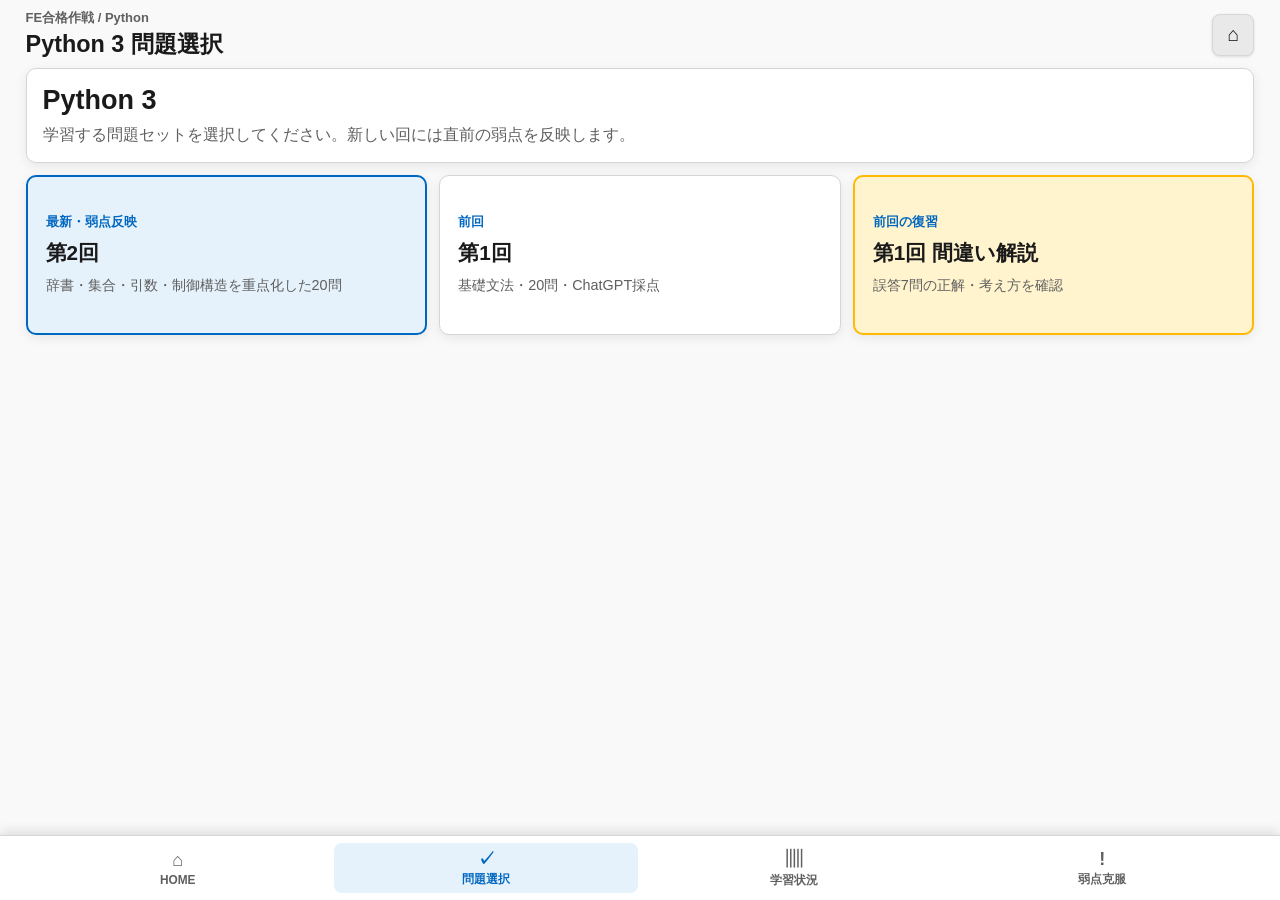
<file: python.html>
<!doctype html>
<html lang="ja">
<head><meta charset="utf-8"><meta name="viewport" content="width=device-width,initial-scale=1,viewport-fit=cover"><meta name="theme-color" content="#0078d4"><title>Python 3対策 | FE合格作戦</title><link rel="stylesheet" href="./styles.css"><link rel="stylesheet" href="./python.css"></head>
<body><div class="app-shell">
<header class="app-header"><div><p class="eyebrow">FE合格作戦 / Python</p><h1 id="qualTitle">Python 3 問題選択</h1></div><a class="icon-btn python-home" href="./index.html" aria-label="HOMEへ戻る">⌂</a></header>
<main>
  <section id="qualMenu" class="home-view"><div class="hero-card"><h2>Python 3</h2><p>学習する問題セットを選択してください。新しい回には直前の弱点を反映します。</p></div><div class="mode-grid qualification-grid"><button id="startPython2" class="mode-card accent-card" type="button"><span class="mode-kicker">最新・弱点反映</span><strong>第2回</strong><span>辞書・集合・引数・制御構造を重点化した20問</span></button><button id="startPython1" class="mode-card" type="button"><span class="mode-kicker">前回</span><strong>第1回</strong><span>基礎文法・20問・ChatGPT採点</span></button><button id="openLastReview" class="mode-card review-mode-card" type="button"><span class="mode-kicker">前回の復習</span><strong>第1回 間違い解説</strong><span>誤答7問の正解・考え方を確認</span></button></div></section>
  <section id="qualQuiz" hidden><div class="hero-card"><h2>Python 3 4択演習</h2><p>全問回答後、「回答を提出」からChatGPTへ送って採点します。</p></div><div class="progress-row"><span id="pyCounter"></span><span id="pyAnswered"></span></div><div class="progress"><div id="pyProgress"></div></div><article class="question-card"><div class="meta"><span class="badge">Python 3</span><span id="pyCategory" class="badge soft"></span></div><h2 id="pyQuestion"></h2><pre id="pyCode" class="code-block" hidden></pre><div id="pyOptions" class="options" role="radiogroup" aria-label="選択肢"></div><div id="pyFeedback" class="python-feedback" role="status" hidden></div></article><nav class="nav-row"><button id="pyPrev" class="secondary" type="button">← 前へ</button><button id="pyNext" class="primary" type="button">次へ →</button></nav><button id="pyFinish" class="submit" type="button">回答を提出</button><button id="pyReset" class="secondary full" type="button">最初から解き直す</button></section>
  <section id="qualStats" class="stats-view" hidden><div class="stats-card"><h2>Python 3 学習状況</h2><div class="stats-row"><span>回答済み</span><strong id="qualAnswered">0 / 20</strong></div><div class="stats-row"><span>進捗率</span><strong id="qualProgress">0%</strong></div></div></section>
  <section id="qualWeakness" class="stats-view" hidden><div class="hero-card"><p class="mode-kicker">Python 3 弱点克服</p><h2>ChatGPTの採点結果を活用</h2><p>回答提出後に表示される文章をChatGPTへ送り、間違えた分野の解説と重点問題を作成します。</p></div><button id="weaknessPractice" class="primary full" type="button">Python問題へ戻る</button></section>
  <section id="qualReview" class="stats-view" hidden><div class="hero-card"><p class="mode-kicker">第1回：13 / 20問（65%）</p><h2>間違えた7問の解説</h2><p>次の第2回では、これらの分野を重点的に出題しています。</p></div><div class="review-list"><article class="guide-card"><h3>問2　累乗演算子</h3><p>正解C。<code>2 ** 3 ** 2</code>は右結合なので、<code>2 ** (3 ** 2) = 512</code>です。</p></article><article class="guide-card"><h3>問7　for文のelse</h3><p>正解C。ループが<code>break</code>されず最後まで終了した場合だけ<code>else</code>を実行します。</p></article><article class="guide-card"><h3>問9　可変長引数</h3><p>正解C。最初の引数は通常引数に入り、残り3個が<code>*args</code>のタプルに入ります。</p></article><article class="guide-card"><h3>問10　辞書のget</h3><p>正解B。<code>d.get("c", 0)</code>はキーがない場合に既定値0を返します。</p></article><article class="guide-card"><h3>問11　set</h3><p>正解B。集合は重複を除くため、要素は1・2・3の3個です。</p></article><article class="guide-card"><h3>問16　withによるファイル操作</h3><p>正解A。<code>with open(...) as f:</code>なら、例外発生時もファイルを自動で閉じます。</p></article><article class="guide-card"><h3>問20　辞書の例外</h3><p>正解C。存在しないキーを<code>d["z"]</code>で取得すると<code>KeyError</code>です。</p></article></div></section>
  <section id="pyResult" class="result-view qualification-result" hidden><h2>Python 3 基礎試験 提出用回答</h2><p>下の回答をコピーしてChatGPTへ貼り付けてください。採点・解説・弱点分析を行います。</p><textarea id="pyResultText" readonly></textarea><button id="pyCopy" class="primary full" type="button">回答をコピー</button><button id="pyBack" class="secondary full" type="button">問題に戻る</button></section>
</main>
<nav class="bottom-tabs four-tabs qualification-tabs" aria-label="Python 3メニュー"><a class="tab-btn" href="./index.html"><span>⌂</span><small>HOME</small></a><button id="qualMenuTab" class="tab-btn active" type="button"><span>✓</span><small>問題選択</small></button><button id="qualStatsTab" class="tab-btn" type="button"><span>▥</span><small>学習状況</small></button><button id="qualWeaknessTab" class="tab-btn" type="button"><span>!</span><small>弱点克服</small></button></nav>
</div><script src="./python.js"></script></body></html>
</file>
<file: styles.css>
:root{color-scheme:light dark;--bg:#f3f3f3;--surface:#ffffff;--surface-2:#f9f9f9;--text:#1a1a1a;--muted:#5f5f5f;--border:#d6d6d6;--button:#e9e9e9;--button-text:#1a1a1a;--accent:#0067c0;--accent-hover:#005a9e;--accent-text:#ffffff;--selected:#e5f1fb;--selected-border:#0067c0;--code-bg:#202020;--code-text:#f5f5f5;--success:#dff6dd;--success-border:#0f7b0f;--danger:#fde7e9;--danger-border:#c42b1c;--review:#ffb900;--warning-bg:#fff4ce;--warning-text:#6a4b00;--shadow:0 3px 12px rgba(0,0,0,.08)}
@media(prefers-color-scheme:dark){:root{--bg:#202020;--surface:#2b2b2b;--surface-2:#252525;--text:#ffffff;--muted:#c8c8c8;--border:#505050;--button:#3b3b3b;--button-text:#ffffff;--accent:#60cdff;--accent-hover:#75d5ff;--accent-text:#001018;--selected:#18384a;--selected-border:#60cdff;--code-bg:#111111;--code-text:#f5f5f5;--success:#143d20;--success-border:#6ccb5f;--danger:#4a1d1d;--danger-border:#ff99a4;--review:#fce100;--warning-bg:#4b3a00;--warning-text:#fff4ce;--shadow:0 3px 14px rgba(0,0,0,.28)}}
*{box-sizing:border-box}html{font-size:18px;background:var(--bg);color:var(--text)}body{margin:0;background:var(--bg);color:var(--text);font-family:"Segoe UI Variable","Segoe UI",-apple-system,BlinkMacSystemFont,"Hiragino Sans","Yu Gothic",sans-serif}.app-shell{max-width:760px;margin:0 auto;background:var(--surface-2);padding:env(safe-area-inset-top) 16px calc(12px + env(safe-area-inset-bottom));min-height:100dvh}.app-header{display:flex;justify-content:space-between;align-items:center;padding:10px 0 8px}.eyebrow{margin:0;color:var(--muted);font-size:.72rem;font-weight:700}.app-header h1{margin:.05rem 0 0;font-size:1.3rem}.icon-btn{border:1px solid var(--border);background:var(--button);color:var(--button-text);border-radius:8px;width:42px;height:42px;font-size:1.1rem;box-shadow:0 1px 3px rgba(0,0,0,.12)}.progress-row{display:flex;justify-content:space-between;font-size:.76rem;color:var(--muted);margin-bottom:5px}.progress{height:7px;background:var(--border);border-radius:999px;overflow:hidden;margin-bottom:9px}.progress div{height:100%;width:0;background:var(--accent);transition:width .2s}.question-card{background:var(--surface);color:var(--text);border:1px solid var(--border);border-radius:10px;padding:14px 16px;box-shadow:var(--shadow)}.meta{display:flex;gap:6px;flex-wrap:wrap;margin-bottom:8px}.badge{font-size:.66rem;font-weight:700;background:var(--accent);color:var(--accent-text);padding:4px 8px;border-radius:999px}.badge.soft{background:var(--button);color:var(--button-text);border:1px solid var(--border)}.badge.warn{background:var(--warning-bg);color:var(--warning-text);border:1px solid var(--border)}.question-card h2{font-size:1rem;line-height:1.45;margin:0 0 10px}.code-block{font-size:.78rem;line-height:1.35;white-space:pre;overflow-x:auto;background:var(--code-bg);color:var(--code-text);border-radius:8px;padding:9px 11px;margin:0 0 10px;max-height:145px}.options{display:grid;gap:7px}.option-btn{width:100%;text-align:left;border:1px solid var(--border);background:var(--surface);color:var(--text);border-radius:8px;padding:9px 11px;font-size:.9rem;line-height:1.3;min-height:43px}.option-btn:hover{background:var(--button)}.option-btn.selected{border:2px solid var(--selected-border);background:var(--selected);font-weight:700}.option-btn.correct-choice{border:2px solid var(--success-border);background:var(--success);font-weight:700}.option-btn.wrong-choice{border:2px solid var(--danger-border);background:var(--danger)}.option-btn:disabled{color:var(--text);opacity:1}.choice-letter{display:inline-flex;width:26px;height:26px;align-items:center;justify-content:center;border-radius:6px;background:var(--button);color:var(--button-text);margin-right:8px;font-weight:800}.selected .choice-letter,.correct-choice .choice-letter{background:var(--accent);color:var(--accent-text)}.review-row{display:flex;align-items:center;gap:8px;margin-top:9px;padding-top:8px;border-top:1px solid var(--border);font-size:.78rem}.review-row input{width:19px;height:19px;accent-color:var(--accent)}.nav-row{display:grid;grid-template-columns:1fr 1fr;gap:9px;margin-top:8px}button{font:inherit}.primary,.secondary,.submit{border-radius:8px;padding:9px;font-weight:700;min-height:43px}.primary,.submit{border:1px solid var(--accent);background:var(--accent);color:var(--accent-text)}.primary:hover,.submit:hover{background:var(--accent-hover)}.secondary{border:1px solid var(--border);background:var(--button);color:var(--button-text)}.submit{width:100%;margin-top:7px}.full{width:100%;margin-top:10px}.result-view,.overview-view{background:var(--surface);color:var(--text);border:1px solid var(--border);border-radius:10px;padding:16px;box-shadow:var(--shadow)}.result-view textarea{width:100%;height:360px;font-size:.9rem;line-height:1.5;border:1px solid var(--border);border-radius:8px;padding:12px;background:var(--surface-2);color:var(--text)}.overview-head{display:flex;justify-content:space-between;align-items:center}.overview-grid{display:grid;grid-template-columns:repeat(5,1fr);gap:8px;margin-top:12px}.overview-item{border:1px solid var(--border);border-radius:8px;background:var(--surface);color:var(--text);padding:10px 4px;font-weight:800}.overview-item.answered{background:var(--success)}.overview-item.review{outline:3px solid var(--review)}.overview-item.current{background:var(--accent);color:var(--accent-text);border-color:var(--accent)}.toast{position:fixed;left:50%;bottom:calc(20px + env(safe-area-inset-bottom));transform:translateX(-50%);background:var(--text);color:var(--surface);padding:10px 15px;border-radius:999px;font-size:.8rem;z-index:20}
.home-view{display:grid;gap:12px}.hero-card,.stats-card{background:var(--surface);border:1px solid var(--border);border-radius:10px;padding:16px;box-shadow:var(--shadow)}.hero-card h2,.stats-card h3{margin:0 0 6px}.hero-card p{margin:0;color:var(--muted);font-size:.9rem;line-height:1.5}.mode-grid{display:grid;grid-template-columns:1fr 1fr;gap:12px}.mode-card{min-height:160px;text-align:left;display:flex;flex-direction:column;gap:8px;justify-content:center;border:1px solid var(--border);border-radius:10px;background:var(--surface);color:var(--text);padding:18px;box-shadow:var(--shadow)}.mode-card strong{font-size:1.15rem}.mode-card span:last-child{font-size:.8rem;color:var(--muted);line-height:1.45}.mode-kicker{font-size:.7rem;font-weight:800;color:var(--accent)}.accent-card{border:2px solid var(--accent);background:var(--selected)}.stats-row{display:flex;justify-content:space-between;padding:8px 0;border-top:1px solid var(--border);font-size:.88rem}.stats-row:first-of-type{margin-top:8px}
.drill-card{position:relative}.drill-progress div{transition:width .15s}.timer-badge{margin-left:auto;display:inline-flex;align-items:center;justify-content:center;width:34px;height:34px;border-radius:50%;background:var(--accent);color:var(--accent-text);font-weight:800;font-size:1rem}.timer-badge.expired{background:var(--warning-bg);color:var(--warning-text);border:1px solid var(--review)}.drill-label{margin:4px 0 5px;color:var(--muted);font-size:.75rem;font-weight:700}.drill-prompt{font-size:1.25rem!important;line-height:1.45!important;margin-bottom:14px!important}.feedback{margin-top:10px;padding:12px;border-radius:8px;background:var(--surface-2);border:1px solid var(--border)}.feedback strong{font-size:.95rem}.feedback p{margin:6px 0 0;font-size:.82rem;line-height:1.45}.feedback .contrast{color:var(--muted);border-top:1px solid var(--border);padding-top:7px}.exam-example{margin-top:10px;padding:10px;border:1px solid var(--selected-border);border-radius:8px;background:var(--selected)}.exam-example-label{display:inline-block;font-size:.72rem;font-weight:800;color:var(--accent);margin-bottom:4px}.exam-example p{white-space:pre-line;margin:0;font-size:.84rem;line-height:1.5}.result-summary{text-align:center;padding:10px 0}.score-big{font-size:2.2rem;font-weight:800;color:var(--accent)}
@media (min-width:769px){html,body{min-height:768px}.app-shell{height:768px;min-height:768px;max-height:768px;overflow-y:auto}.question-card{max-height:540px;overflow-y:auto}}
@media (max-width:768px){html,body{min-height:100%;height:auto;overflow-y:auto;-webkit-overflow-scrolling:touch}.app-shell{width:100%;max-width:none;min-height:100dvh;height:auto;max-height:none;overflow:visible;padding-left:12px;padding-right:12px}.app-header{padding-top:7px;padding-bottom:5px;position:sticky;top:0;z-index:10;background:var(--surface-2)}.question-card{max-height:none;overflow:visible}.question-card h2{font-size:.96rem}.option-btn{font-size:.88rem;padding:8px 10px;min-height:41px}.nav-row{margin-top:6px}.submit{margin-top:5px}.result-view,.overview-view{height:auto;max-height:none;overflow:visible}.result-view textarea{height:50dvh;min-height:260px}.mode-grid{grid-template-columns:1fr}.mode-card{min-height:120px;padding:14px}.hero-card,.stats-card{padding:13px}.drill-card{max-height:none;overflow:visible}.home-view,.drill-view,.drill-result-view{padding-bottom:calc(24px + env(safe-area-inset-bottom))}}
@media(max-width:380px){html{font-size:16px}.overview-grid{grid-template-columns:repeat(4,1fr)}.question-card{padding:11px 12px}.options{gap:5px}.option-btn{min-height:38px;padding:7px 9px}.mode-card{min-height:105px}}
.cram-mode-card{grid-column:1/-1;min-height:112px;border:2px solid var(--review);background:var(--warning-bg)}.cram-mode-card .mode-kicker{color:var(--warning-text)}.cram-instruction{margin:2px 0 8px;color:var(--muted);font-size:.78rem}.cram-title{font-size:1.25rem!important;margin:8px 0 16px!important}.cram-answer{display:grid;gap:8px;margin-top:10px}.cram-judge{display:grid;grid-template-columns:1fr 1fr;gap:9px;margin-top:12px}.exam-tips{border:1px solid var(--review);border-radius:8px;background:var(--warning-bg);color:var(--warning-text);padding:11px}.exam-tips strong{font-size:.84rem}.exam-tips p{margin:5px 0 0;font-size:.78rem;line-height:1.5}
.b-mode-card{grid-column:1/-1;min-height:112px;border:2px solid var(--danger-border);background:var(--danger)}.b-mode-card .mode-kicker{color:var(--danger-border)}
.exam-section-bar{display:grid;grid-template-columns:1fr 1fr auto auto;gap:7px;align-items:stretch;margin-bottom:9px}.section-btn{border:1px solid var(--border);border-radius:8px;background:var(--button);color:var(--button-text);padding:6px 8px;font-size:.78rem;font-weight:800;line-height:1.15}.section-btn small{font-size:.62rem;font-weight:600;color:var(--muted)}.section-btn.active{border:2px solid var(--accent);background:var(--selected);color:var(--accent)}.exam-timer{min-width:88px;border:1px solid var(--border);border-radius:8px;background:var(--surface);padding:5px 8px;display:flex;flex-direction:column;align-items:center;justify-content:center}.exam-timer small{font-size:.58rem;color:var(--muted)}.exam-timer strong{font-variant-numeric:tabular-nums;font-size:1rem;color:var(--accent)}.exam-timer strong.expired{color:var(--danger-border)}.timer-reset{border:1px solid var(--border);border-radius:8px;background:var(--button);color:var(--button-text);padding:4px 7px;display:flex;flex-direction:column;align-items:center;justify-content:center;font-weight:800}.timer-reset small{font-size:.52rem;white-space:nowrap}
.figure-block{margin:0 0 11px;padding:10px;border:1px solid var(--border);border-radius:8px;background:#fff;color:#111;overflow-x:auto}.figure-block svg{display:block;width:100%;height:auto;max-height:230px}.figure-block table{width:100%;border-collapse:collapse;font-size:.76rem;text-align:center}.figure-block th,.figure-block td{border:1px solid #555;padding:7px 5px}.figure-block th{background:#eee;font-weight:800}.figure-caption{margin:0 0 7px;font-size:.7rem;color:#444;font-weight:700}
@media(max-width:380px){.exam-section-bar{grid-template-columns:1fr 1fr}.exam-timer{grid-column:1/2;flex-direction:row;gap:8px;min-height:36px}.timer-reset{grid-column:2/3;flex-direction:row;gap:5px}.cram-mode-card{grid-column:auto}}
.question-card h2{white-space:pre-line}
.code-block{max-height:none;overflow:visible;white-space:pre-wrap;overflow-wrap:anywhere}
@media (min-width:769px){html,body{height:auto;overflow-y:auto}.app-shell{height:auto;min-height:100dvh;max-height:none;overflow:visible}.question-card{max-height:none;overflow:visible}}
[hidden]{display:none!important}.app-shell{padding-bottom:calc(84px + env(safe-area-inset-bottom))}.bottom-tabs{position:fixed;left:50%;bottom:0;z-index:30;transform:translateX(-50%);width:min(760px,100%);display:grid;grid-template-columns:repeat(4,1fr);gap:4px;padding:7px 10px calc(7px + env(safe-area-inset-bottom));background:var(--surface);border-top:1px solid var(--border);box-shadow:0 -3px 12px rgba(0,0,0,.12)}.tab-btn{border:0;border-radius:8px;background:transparent;color:var(--muted);min-height:50px;display:flex;flex-direction:column;align-items:center;justify-content:center;gap:2px}.tab-btn span{font-size:1rem;font-weight:800}.tab-btn small{font-size:.66rem;font-weight:700}.tab-btn.active{background:var(--selected);color:var(--accent)}.stats-view{padding-top:4px;display:grid;gap:12px}.comparison-section{background:var(--surface);border:1px solid var(--border);border-radius:10px;padding:14px;box-shadow:var(--shadow)}.comparison-heading{display:flex;align-items:flex-end;justify-content:space-between;gap:10px}.comparison-heading h2{margin:2px 0 0;font-size:1.08rem}.comparison-count{font-size:.72rem;color:var(--muted);font-weight:700}.comparison-lead{margin:8px 0 11px;color:var(--muted);font-size:.78rem;line-height:1.5}.comparison-filters{display:flex;gap:6px;overflow-x:auto;padding:1px 0 9px;scrollbar-width:none}.comparison-filters::-webkit-scrollbar{display:none}.filter-chip{flex:0 0 auto;border:1px solid var(--border);border-radius:999px;padding:6px 11px;background:var(--button);color:var(--button-text);font-size:.72rem;font-weight:700}.filter-chip.active{border-color:var(--accent);background:var(--accent);color:var(--accent-text)}.comparison-list{display:grid;gap:8px}.comparison-card{border:1px solid var(--border);border-radius:9px;background:var(--surface-2);overflow:hidden}.comparison-card.priority{border-left:4px solid var(--review)}.comparison-card summary{list-style:none;cursor:pointer;padding:11px 12px;display:flex;align-items:center;justify-content:space-between;gap:10px}.comparison-card summary::-webkit-details-marker{display:none}.comparison-card summary span{display:flex;align-items:center;gap:6px;flex-wrap:wrap}.comparison-card summary small{font-size:.65rem;color:var(--muted);border:1px solid var(--border);border-radius:999px;padding:2px 6px}.comparison-card summary em{font-style:normal;font-size:.63rem;font-weight:800;color:var(--warning-text);background:var(--warning-bg);border-radius:999px;padding:3px 7px}.comparison-card summary strong{width:100%;font-size:.88rem}.comparison-card summary i{font-style:normal;color:var(--accent);font-size:1.2rem;font-weight:700}.comparison-body{border-top:1px solid var(--border);padding:10px 12px 12px;display:grid;gap:8px}.comparison-term{border-left:3px solid var(--accent);padding:4px 8px;background:var(--surface)}.comparison-term strong{font-size:.86rem}.comparison-term p{margin:3px 0;font-size:.78rem;line-height:1.45}.comparison-term span{display:block;color:var(--accent);font-size:.72rem;font-weight:700}.memory-tip{background:var(--selected);border:1px solid var(--selected-border);border-radius:7px;padding:8px 10px}.memory-tip b{font-size:.72rem;color:var(--accent)}.memory-tip p{margin:3px 0 0;font-size:.77rem;line-height:1.45}.comparison-drill{width:100%;margin-top:1px;font-size:.78rem}
.guide-mode-card{grid-column:1/-1;min-height:112px;border:2px solid var(--accent);background:var(--selected)}.b-guide-view{display:grid;gap:12px}.guide-hero,.guide-card{background:var(--surface);border:1px solid var(--border);border-radius:10px;padding:14px;box-shadow:var(--shadow)}.guide-hero h2{margin:3px 0 7px;font-size:1.12rem}.guide-hero p:last-child,.guide-card p{margin:0;color:var(--muted);font-size:.8rem;line-height:1.55}.guide-list{display:grid;gap:9px}.guide-card h3{margin:0 0 6px;font-size:.95rem}.guide-card .guide-formula{margin:0 0 7px;padding:8px 10px;border-radius:7px;background:var(--code-bg);color:var(--code-text);font-family:ui-monospace,SFMono-Regular,Consolas,monospace;font-size:.78rem;font-weight:700;overflow-wrap:anywhere}

/* 利用中のブラウザ領域へ追従し、内部スクロールを作らない */
.app-shell{width:100%;max-width:none;margin:0;padding-left:clamp(12px,2vw,32px);padding-right:clamp(12px,2vw,32px)}
.bottom-tabs{left:0;transform:none;width:100%;grid-template-columns:repeat(6,minmax(0,1fr));padding-left:clamp(4px,2vw,32px);padding-right:clamp(4px,2vw,32px)}
.tab-btn{text-decoration:none;min-width:0}
@media (min-width:769px){.mode-grid{grid-template-columns:repeat(3,minmax(0,1fr))}.mode-card,.python-mode-card,.cram-mode-card,.b-mode-card,.guide-mode-card{grid-column:auto}.guide-list{grid-template-columns:repeat(2,minmax(0,1fr))}}
@media (max-width:520px){.bottom-tabs{gap:1px}.tab-btn{padding:4px 1px}.tab-btn span{font-size:.88rem}.tab-btn small{font-size:.56rem}}
.bottom-tabs.four-tabs{grid-template-columns:repeat(4,minmax(0,1fr))}.category-grid .mode-card{min-height:150px}.coming-soon{opacity:.58;cursor:not-allowed}.qualification-grid{align-items:stretch}
.review-mode-card{border:2px solid var(--review);background:var(--warning-bg)}.review-list{display:grid;gap:9px}.review-list code{font-family:ui-monospace,SFMono-Regular,Consolas,monospace;color:var(--text)}

/* 選択肢数と画面幅から列数を自動計算する */
.options{grid-template-columns:repeat(auto-fit,minmax(min(clamp(165px,22vw,240px),100%),1fr));align-items:stretch}
.option-btn{height:100%;overflow-wrap:anywhere}

/* 第12回：出題設定と誤答レビュー。OSの既存カラートークンを利用 */
.exam-settings{margin:12px 0 16px;padding:16px}
.exam-settings h3{margin:0 0 6px}
.settings-help{margin:0 0 12px;color:var(--muted);font-size:.85rem}
.exam-settings-row{display:flex;justify-content:space-between;align-items:center;gap:15px;padding:10px 0;border-top:1px solid var(--border)}
.exam-settings-row label{font-weight:750;font-size:.9rem}
.exam-settings-row input{width:92px;min-width:72px;border:1px solid var(--border);border-radius:7px;padding:9px;background:var(--surface);color:var(--text);font-size:1rem;text-align:center}
.topic-settings{border:1px solid var(--border);border-radius:9px;padding:12px;margin:10px 0}
.topic-settings legend{font-size:.86rem;font-weight:800;padding:0 7px}
.topic-choice-grid{display:grid;grid-template-columns:repeat(auto-fit,minmax(min(180px,100%),1fr));gap:9px}
.fe-topic-choice{display:flex;align-items:center;gap:8px;background:var(--surface-2);border:1px solid var(--border);padding:10px;border-radius:8px;cursor:pointer;font-size:.83rem;font-weight:650}
.fe-topic-choice input{accent-color:var(--accent);width:18px;height:18px;flex-shrink:0}
.topic-actions{display:flex;gap:8px;flex-wrap:wrap;margin-top:11px}
.topic-actions button{font-size:.78rem}
.exam-preview{border:1px solid var(--selected-border);background:var(--selected);border-radius:8px;padding:10px;margin:10px 0 0;line-height:1.55;font-size:.82rem;font-weight:700}
.settings-warning{color:var(--warning-text);background:var(--warning-bg)}
.mode-card:disabled{opacity:.45;cursor:not-allowed}
.grading-output{display:grid;gap:10px;text-align:left}
.grading-output h3{margin:4px 0}
.grading-output > p{margin:0 0 4px;line-height:1.5}
.grade-card{border:1px solid var(--border);border-radius:9px;background:var(--surface);overflow:hidden}
.grade-card summary{cursor:pointer;padding:12px;display:flex;justify-content:space-between;align-items:center;gap:12px;list-style:none}
.grade-card summary::-webkit-details-marker{display:none}
.grade-card summary strong{font-size:.88rem}
.grade-card summary span{white-space:nowrap;color:var(--accent);font-weight:800;font-size:.8rem}
.grade-body{border-top:1px solid var(--border);padding:12px;overflow-wrap:anywhere}
.grade-body p{white-space:pre-line;line-height:1.6;font-size:.85rem}
.grade-code{white-space:pre-wrap;overflow:visible;overflow-wrap:anywhere;border-radius:8px;background:var(--code-bg);color:var(--code-text);padding:12px;font-size:.81rem}
.grade-figure{max-width:100%;overflow-x:auto}
.grade-figure svg{max-width:100%}
@media(max-width:540px){.exam-settings{padding:12px}.topic-choice-grid{grid-template-columns:repeat(2,minmax(0,1fr))}.fe-topic-choice{padding:9px 6px;font-size:.75rem}.grade-card summary{align-items:flex-start;flex-direction:column;gap:6px}}

.reading-mode-card{grid-column:1/-1;min-height:116px;text-decoration:none;border:2px solid var(--accent);background:var(--selected)}
.reading-mode-card .mode-kicker{color:var(--accent)}

.ipa-new-mode-card{grid-column:1/-1;min-height:112px;text-decoration:none;border:2px solid var(--accent);background:var(--selected)}.ipa-new-mode-card .mode-kicker{color:var(--accent)}
</file>
<file: fe-quiz-mobile/styles.css>
*{box-sizing:border-box}html{font-size:18px}body{margin:0;background:#f3f4f6;color:#111827;font-family:-apple-system,BlinkMacSystemFont,"Hiragino Sans","Yu Gothic",sans-serif}.app-shell{max-width:760px;margin:0 auto;min-height:100vh;background:#f9fafb;padding:env(safe-area-inset-top) 16px calc(24px + env(safe-area-inset-bottom))}.app-header{display:flex;justify-content:space-between;align-items:center;padding:18px 0 12px}.eyebrow{margin:0;color:#6b7280;font-size:.8rem;font-weight:700}.app-header h1{margin:.1rem 0 0;font-size:1.5rem}.icon-btn{border:0;background:#fff;border-radius:12px;width:48px;height:48px;font-size:1.2rem;box-shadow:0 1px 4px rgba(0,0,0,.12)}.progress-row{display:flex;justify-content:space-between;font-size:.82rem;color:#4b5563;margin-bottom:8px}.progress{height:9px;background:#e5e7eb;border-radius:999px;overflow:hidden;margin-bottom:16px}.progress div{height:100%;width:0;background:#111827;transition:width .2s}.question-card{background:#fff;border-radius:18px;padding:20px;box-shadow:0 4px 16px rgba(0,0,0,.07)}.meta{display:flex;gap:7px;flex-wrap:wrap;margin-bottom:14px}.badge{font-size:.72rem;font-weight:700;background:#111827;color:#fff;padding:5px 9px;border-radius:999px}.badge.soft{background:#e5e7eb;color:#374151}.badge.warn{background:#fef3c7;color:#92400e}.question-card h2{font-size:1.15rem;line-height:1.7;margin:0 0 18px}.code-block{font-size:.9rem;line-height:1.55;white-space:pre;overflow-x:auto;background:#111827;color:#f9fafb;border-radius:12px;padding:14px;margin:0 0 18px}.options{display:grid;gap:12px}.option-btn{width:100%;text-align:left;border:2px solid #d1d5db;background:#fff;border-radius:14px;padding:16px;font-size:1rem;line-height:1.45;min-height:58px}.option-btn.selected{border-color:#111827;background:#eef2ff;font-weight:700}.choice-letter{display:inline-flex;width:30px;height:30px;align-items:center;justify-content:center;border-radius:9px;background:#e5e7eb;margin-right:10px;font-weight:800}.selected .choice-letter{background:#111827;color:#fff}.review-row{display:flex;align-items:center;gap:10px;margin-top:18px;padding-top:16px;border-top:1px solid #e5e7eb;font-size:.9rem}.review-row input{width:22px;height:22px}.nav-row{display:grid;grid-template-columns:1fr 1fr;gap:12px;margin-top:14px}button{font:inherit}.primary,.secondary,.submit{border:0;border-radius:14px;padding:15px;font-weight:800;min-height:54px}.primary,.submit{background:#111827;color:#fff}.secondary{background:#e5e7eb;color:#111827}.submit{width:100%;margin-top:12px;background:#2563eb}.full{width:100%;margin-top:12px}.result-view,.overview-view{background:#fff;border-radius:18px;padding:20px;box-shadow:0 4px 16px rgba(0,0,0,.07)}.result-view textarea{width:100%;height:360px;font-size:1rem;line-height:1.6;border:1px solid #d1d5db;border-radius:12px;padding:14px;background:#f9fafb}.overview-head{display:flex;justify-content:space-between;align-items:center}.overview-grid{display:grid;grid-template-columns:repeat(5,1fr);gap:10px;margin-top:18px}.overview-item{border:1px solid #d1d5db;border-radius:12px;background:#fff;padding:13px 4px;font-weight:800}.overview-item.answered{background:#dcfce7;border-color:#86efac}.overview-item.review{outline:3px solid #f59e0b}.overview-item.current{background:#111827;color:#fff}.toast{position:fixed;left:50%;bottom:calc(28px + env(safe-area-inset-bottom));transform:translateX(-50%);background:#111827;color:#fff;padding:11px 16px;border-radius:999px;font-size:.85rem;z-index:20}@media(max-width:380px){html{font-size:17px}.overview-grid{grid-template-columns:repeat(4,1fr)}}
</file>
<file: b_reading.css>
/* FE科目B 読解特訓専用。既存テーマと配色を共有する。 */
.reading-shell{padding-bottom:38px;max-width:760px}
.reading-home-link{border-radius:8px;text-decoration:none;border:1px solid var(--border);background:var(--button);color:var(--button-text);padding:9px 12px;font-size:.82rem;font-weight:800}
.reading-screen{display:grid;gap:12px}
.reading-screen[hidden],.reading-code[hidden],#readingCodeBox[hidden],#readingRoleBox[hidden],#readingTraceBox[hidden],#readingAnswerBox[hidden],#readingResumeBtn[hidden],#readingResetBtn[hidden]{display:none!important}
.reading-settings{display:grid;gap:8px}
.reading-settings select{width:100%;border-radius:8px;border:1px solid var(--border);background:var(--surface);color:var(--text);padding:10px;font-size:.94rem;min-height:43px}
.reading-settings label{font-size:.85rem;font-weight:800}
.reading-check{display:flex;gap:8px;align-items:center}
.reading-check input{width:18px;height:18px;accent-color:var(--accent)}
.reading-muted{font-size:.77rem;color:var(--muted);line-height:1.6;margin:5px 0}
.reading-bar,.reading-clock{display:flex;justify-content:space-between;gap:9px;align-items:center}
.reading-bar{font-size:.84rem;font-weight:800}
.reading-clock{padding:9px 12px;border-radius:8px;background:var(--surface);border:1px solid var(--border);font-size:.82rem}
.reading-clock strong{font-variant-numeric:tabular-nums;color:var(--accent);font-size:.98rem}
.reading-card{max-height:none!important;overflow:visible!important}
.reading-card h2{line-height:1.55;font-size:1.02rem;white-space:pre-wrap;overflow-wrap:anywhere}
.reading-instruction{font-size:.85rem;line-height:1.55;padding:10px;border-left:3px solid var(--accent);background:var(--selected);border-radius:5px;margin:12px 0}
.reading-code{border-radius:8px;background:var(--code-bg);color:var(--code-text);white-space:pre-wrap;overflow:visible;overflow-wrap:anywhere;word-break:normal;max-height:none;line-height:1.6;font-size:.82rem;padding:13px 12px}
.reading-field{border:0;margin:0;padding:0;min-width:0}
.reading-field legend{font-size:.9rem;font-weight:800;padding-bottom:8px}
.reading-field .option-btn{display:block;min-height:48px}
.reading-trace-editor{display:grid;gap:8px}
.reading-trace-row{display:grid;grid-template-columns:44px 1fr;gap:5px;align-items:start;border:1px solid var(--border);border-radius:9px;padding:9px;background:var(--surface-2)}
.reading-trace-row-num{color:var(--muted);font-size:.8rem;font-weight:800;padding-top:20px}
.reading-trace-fields{display:grid;grid-template-columns:repeat(auto-fit,minmax(min(160px,100%),1fr));gap:8px}
.reading-trace-field{display:grid;gap:4px;font-size:.75rem;font-weight:700;color:var(--muted)}
.reading-trace-input{width:100%;min-width:0;border:1px solid var(--border);border-radius:6px;padding:9px;background:var(--surface);color:var(--text);font-size:16px}
.reading-add{width:100%;margin:9px 0}
.reading-trace-reference{display:grid;gap:7px}
.reading-reference-row{display:grid;grid-template-columns:repeat(auto-fit,minmax(min(150px,100%),1fr));gap:6px;border-bottom:1px solid var(--border);padding:8px 0}
.reading-reference-item{display:grid;gap:3px;overflow-wrap:anywhere;font-size:.85rem}
.reading-reference-item small{font-weight:800;color:var(--muted);font-size:.68rem}
.reading-summary-grid{display:grid;grid-template-columns:repeat(2,1fr);gap:8px}
.reading-summary-tile{border-radius:8px;padding:10px;background:var(--surface-2);border:1px solid var(--border)}
.reading-summary-tile small{display:block;color:var(--muted);font-size:.7rem}
.reading-summary-tile strong{font-size:1.25rem;font-variant-numeric:tabular-nums}
.reading-result-weak{padding:9px 0;border-bottom:1px solid var(--border);font-size:.84rem;line-height:1.5}
.reading-result-weak strong{display:block}
.reading-result-weak small{color:var(--muted)}
.reading-status-good{color:var(--success-border);font-weight:800}
.reading-status-bad{color:var(--danger-border);font-weight:800}
.reading-screen h3{margin:10px 0 7px}
.reading-screen .stats-card h3:first-child{margin-top:0}
.reading-screen p{line-height:1.6}
@media(min-width:769px){.reading-shell{height:768px;max-height:768px;overflow-y:auto}}
@media(max-width:768px){.reading-shell{min-height:100dvh;height:auto;max-height:none;overflow:visible}.reading-trace-row{grid-template-columns:32px 1fr}.reading-code{font-size:.79rem}.reading-summary-grid{grid-template-columns:repeat(2,minmax(0,1fr))}}
</file>
<file: cert_quiz.css>
/* 資格別問題：既存FEの色・タイポグラフィ・モバイル可変レイアウトを継承 */
.cert-shell{max-width:100%;padding-bottom:40px}
.cert-home{display:inline-flex;align-items:center;justify-content:center;border:1px solid var(--border);border-radius:9px;padding:8px 12px;background:var(--surface);color:var(--text);text-decoration:none;font-weight:700}
.cert-view{width:min(980px,100%);margin:0 auto;display:grid;gap:14px}
.cert-form{padding:16px;display:grid;gap:12px}
.cert-form h3{margin:0}
.cert-field{display:flex;align-items:center;justify-content:space-between;gap:14px}
.cert-field label{font-weight:750}
.cert-field select{width:min(65%,350px);border:1px solid var(--border);border-radius:9px;background:var(--surface);color:var(--text);font-size:1rem;padding:11px}
.cert-info{font-size:.84rem;line-height:1.65;color:var(--muted);margin:0}
.cert-links{display:flex;flex-wrap:wrap;gap:7px}
.cert-links a{padding:9px 12px;background:var(--surface);color:var(--accent);border:1px solid var(--border);border-radius:99px;font-size:.79rem;text-decoration:none;font-weight:750}
.cert-toolbar{display:flex;justify-content:space-between;align-items:center;gap:12px;font-weight:800}
#certTimer{font-variant-numeric:tabular-nums;color:var(--accent)}
.cert-progress{height:8px;background:var(--border);border-radius:100px;overflow:hidden}
#certProgressBar{height:100%;background:var(--accent);width:0%;transition:width .12s}
.cert-question{width:100%;max-height:none;overflow:visible}
.cert-question h2{white-space:pre-line;line-height:1.65;overflow-wrap:anywhere}
.cert-question .options{width:100%}
.cert-question .option-btn{min-height:56px}
.cert-navigation{display:grid;grid-template-columns:1fr 1fr;gap:10px}
.cert-navigation button:disabled{opacity:.5}
#certWritten{display:grid;gap:10px;width:100%}
#certWritten[hidden]{display:none}
#certWritten label{font-weight:800}
#certWritten textarea{width:100%;min-height:140px;resize:vertical;border-radius:9px;border:1px solid var(--border);background:var(--surface);color:var(--text);font-size:1rem;padding:12px;line-height:1.7;font-family:inherit}
.cert-wrong-list{display:grid;gap:9px}
.cert-answer-card{border:1px solid var(--border);border-radius:9px;background:var(--surface);overflow:hidden}
.cert-answer-card summary{cursor:pointer;padding:13px;font-weight:800}
.cert-answer-card summary small{display:block;color:var(--muted);font-weight:500;margin-top:4px}
.cert-answer-body{border-top:1px solid var(--border);padding:12px}
.cert-answer-body p{margin:7px 0;line-height:1.65;overflow-wrap:anywhere;white-space:pre-wrap}
.cert-answer-body .cert-answer{border-left:3px solid var(--accent);padding-left:8px}
.cert-summary-score{font-size:1.65rem;font-weight:900;margin:6px 0}
.cert-weak-area{font-weight:800}
@media(max-width:600px){.cert-form{padding:12px}.cert-field{align-items:stretch;flex-direction:column;gap:6px}.cert-field select{width:100%}.cert-question .options{grid-template-columns:1fr}.cert-shell .app-header{gap:8px}.cert-home{padding:7px 9px}}
</file>
<file: ipa_latest.css>
.ipa-shell{max-width:800px;padding-bottom:40px}
.ipa-home-link{color:var(--text);text-decoration:none;border-radius:8px;border:1px solid var(--border);background:var(--button);padding:10px 12px;font-weight:800;font-size:.84rem}
.ipa-screen{display:grid;gap:13px}
.ipa-screen[hidden],#ipaCode[hidden],#ipaResumeBtn[hidden],#ipaLastBtn[hidden]{display:none!important}
.ipa-form{display:grid;gap:8px}
.ipa-form label{font-size:.82rem;font-weight:750}
.ipa-form select{border:1px solid var(--border);border-radius:9px;padding:11px;background:var(--surface);color:var(--text);font-size:.93rem;min-width:0;max-width:100%}
.ipa-check{display:flex;align-items:center;gap:9px;line-height:1.5}.ipa-check input{width:20px;height:20px;accent-color:var(--accent)}
.ipa-muted{font-size:.81rem;color:var(--muted);margin:5px 0;line-height:1.6}
.ipa-source-links{display:grid;gap:8px;margin:10px 0}
.ipa-source-links a{display:block;border:1px solid var(--border);background:var(--surface-2);padding:10px;border-radius:8px;color:var(--accent);font-size:.85rem}
.ipa-status{display:flex;justify-content:space-between;align-items:center;font-size:.82rem}
#ipaClock{font-variant-numeric:tabular-nums;font-size:1.15rem;color:var(--accent)}
.ipa-question-card{max-height:none!important;overflow:visible!important}
.ipa-question-card h2{line-height:1.65;font-size:.99rem;white-space:pre-wrap;overflow-wrap:anywhere;margin-top:9px}
.ipa-code{font-family:ui-monospace,SFMono-Regular,Consolas,monospace;font-size:.80rem;white-space:pre-wrap;overflow-wrap:anywhere;line-height:1.75;max-height:none;overflow:visible;border-radius:9px;padding:14px;background:var(--code-bg);color:var(--code-text);border:1px solid var(--border)}
.ipa-question-card .option-btn{min-height:52px;line-height:1.55}
.ipa-nav{display:grid;grid-template-columns:1fr 1fr;gap:9px}
.ipa-nav button:disabled{opacity:.5;cursor:not-allowed}
.ipa-explanations{display:grid;gap:9px;margin-top:10px}
.ipa-explanations details{border:1px solid var(--border);border-radius:9px;background:var(--surface-2);overflow:hidden}
.ipa-explanations summary{padding:11px;font-size:.85rem;line-height:1.6;cursor:pointer;font-weight:700}
.ipa-explanations summary span{display:block;color:var(--muted);font-size:.76rem;font-weight:500}
.ipa-explanations details .ipa-detail{padding:12px;border-top:1px solid var(--border)}
.ipa-detail p{white-space:pre-wrap;line-height:1.6;font-size:.84rem;margin:7px 0}
.ipa-detail pre{white-space:pre-wrap;overflow-wrap:anywhere;font-size:.77rem;border-radius:7px;background:var(--code-bg);color:var(--code-text);padding:9px}
.ipa-weak-item{padding:9px 0;border-bottom:1px solid var(--border);font-size:.83rem}
.ipa-summary-score{font-size:1.65rem;font-weight:800;line-height:1.4;margin:4px 0}
@media(min-width:769px){.ipa-shell{height:768px;max-height:768px;overflow-y:auto}}
@media(max-width:768px){.ipa-shell{min-height:100dvh;height:auto;max-height:none;overflow:visible}.ipa-code{font-size:.75rem}.ipa-form select{width:100%}}
</file>
<file: python.css>
.python-home{display:grid;place-items:center;text-decoration:none}.python-mode-card{grid-column:1/-1;text-decoration:none;color:var(--text);border:2px solid var(--accent);background:var(--selected)}.python-feedback{margin-top:14px;padding:12px;border-radius:8px;border:1px solid var(--success-border);background:var(--success);line-height:1.6;white-space:pre-line}.python-feedback.wrong{border-color:var(--danger-border);background:var(--danger)}#pyResult{margin:14px 0}#pyReset{margin-top:12px}.python-choice{width:100%;text-align:left;cursor:pointer}.python-choice[aria-checked="true"]{border-color:var(--selected-border);background:var(--selected)}.qualification-result textarea{height:min(48dvh,420px)}.qualification-submitted main>:not(#pyResult){display:none}
</file>
